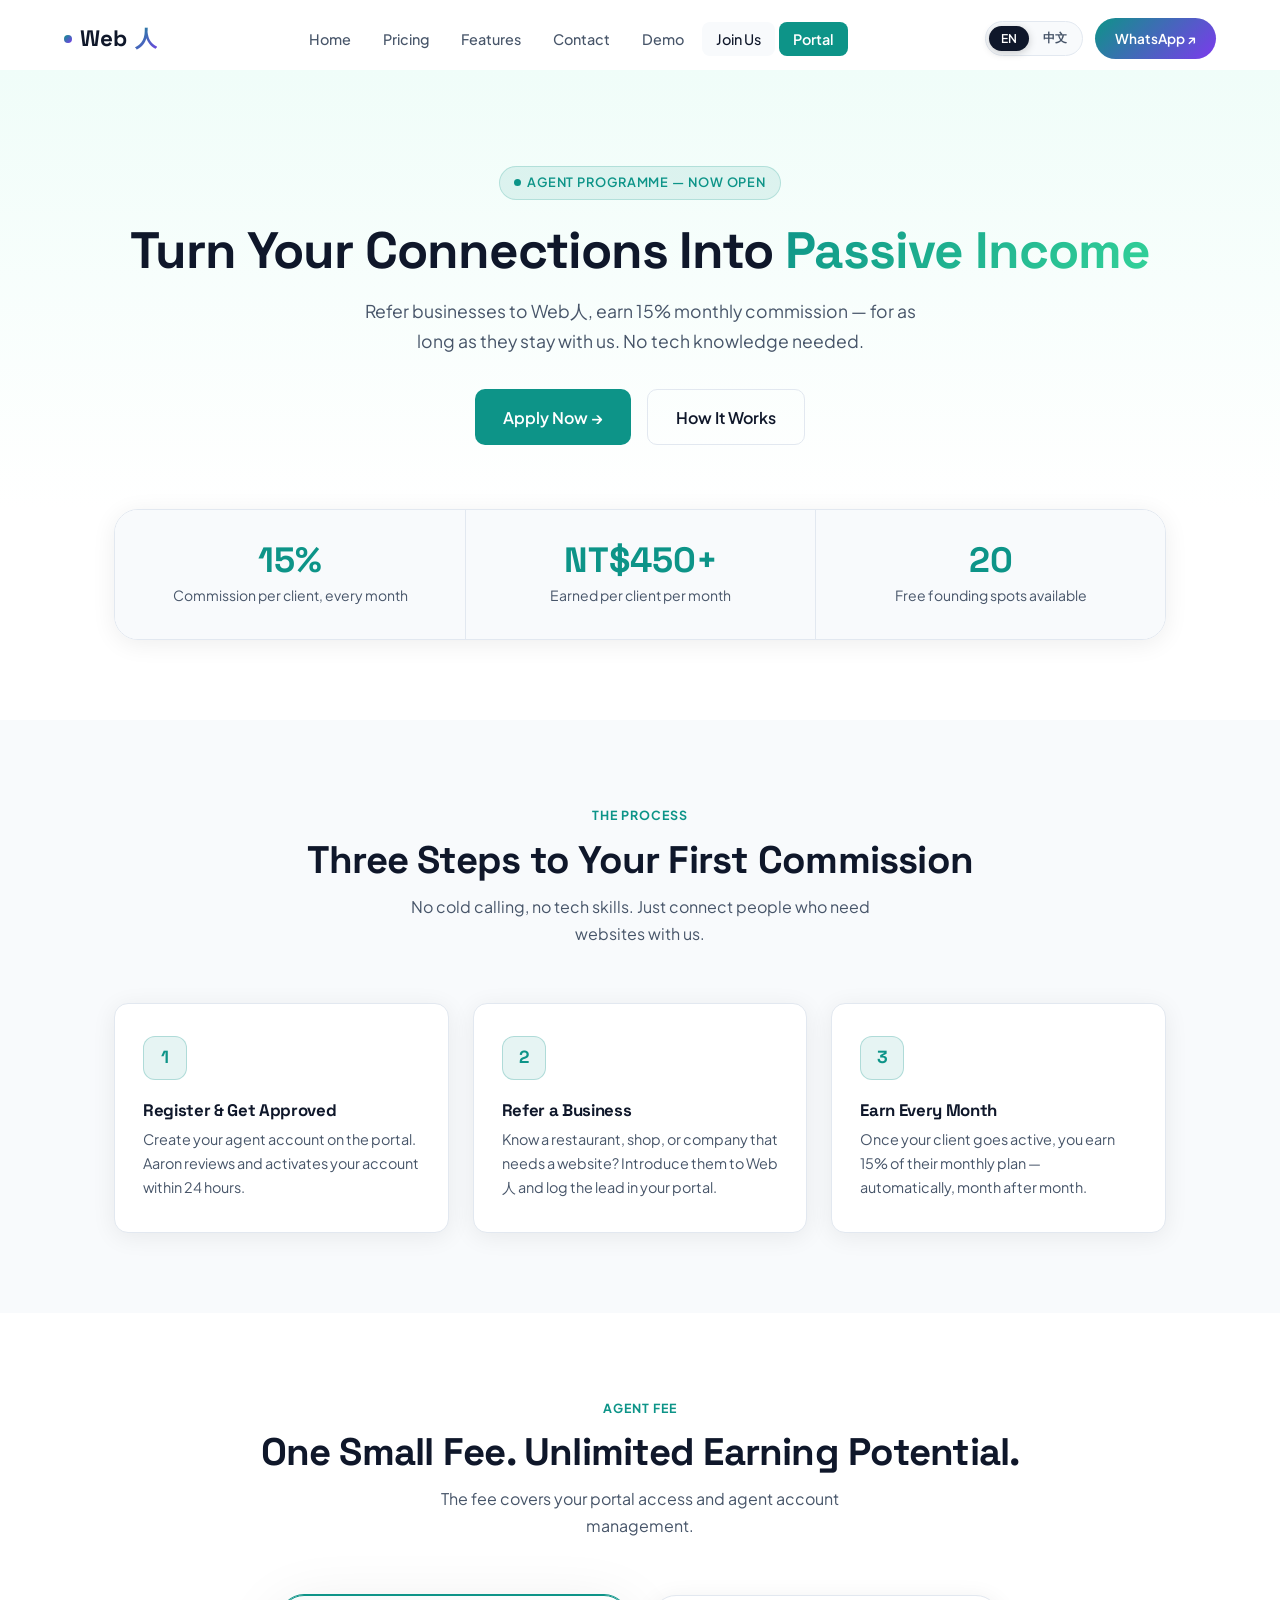
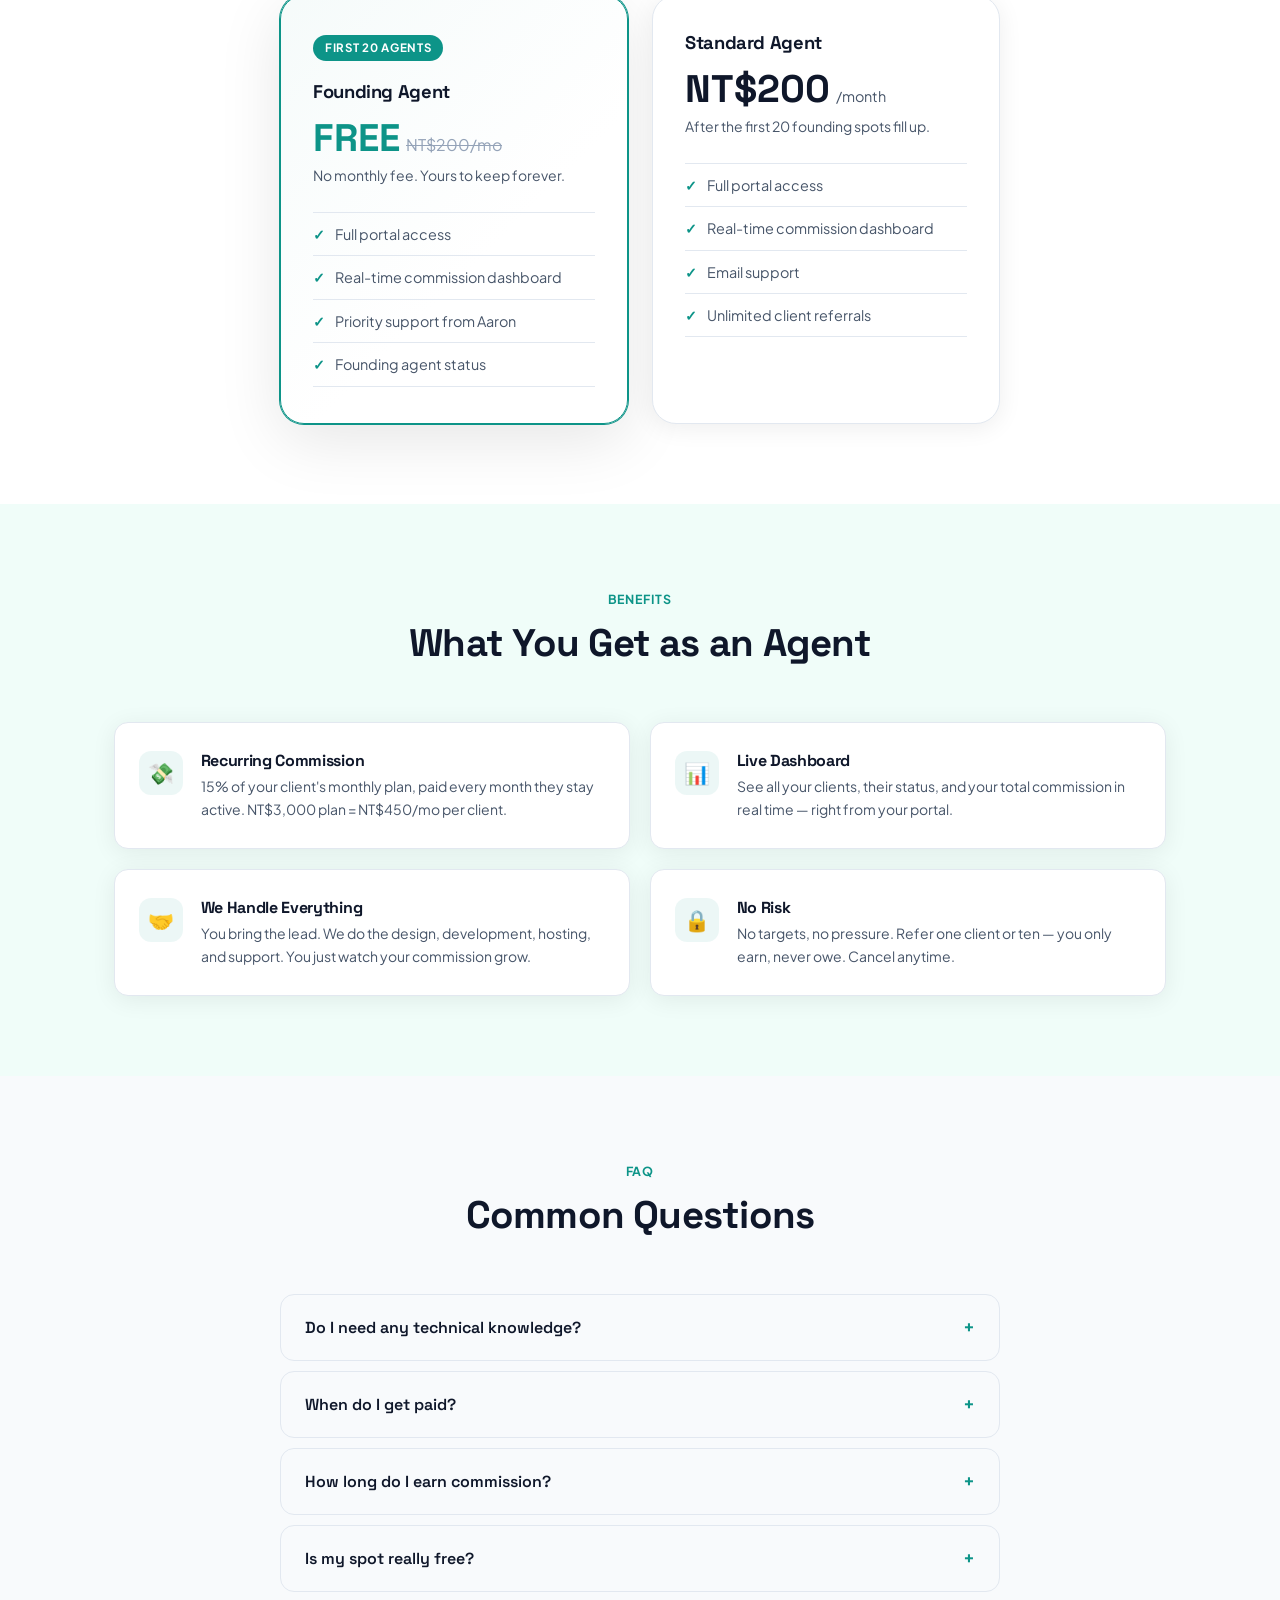
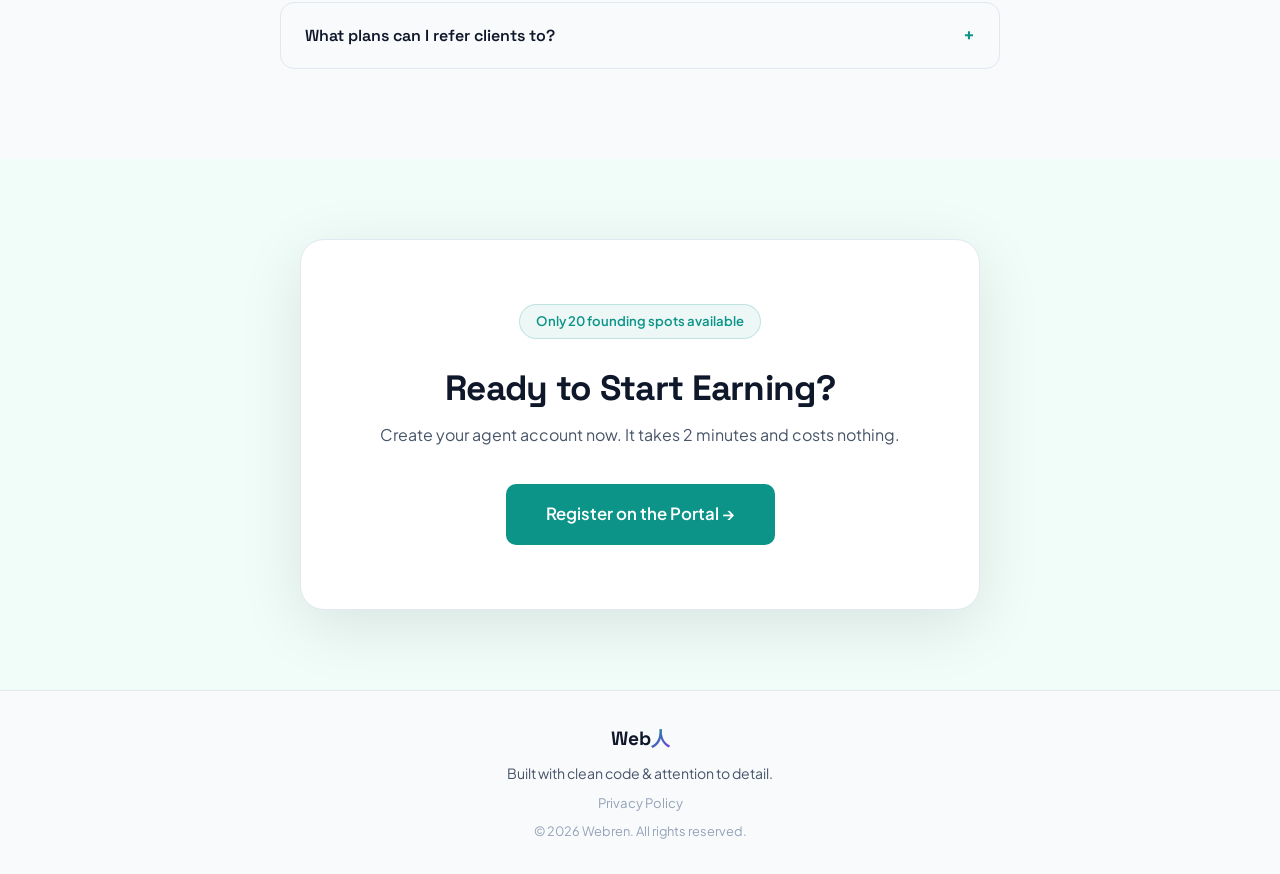
<file: join/index.html>
<!DOCTYPE html>
<html lang="en">
<head>
  <meta charset="UTF-8">
  <meta name="viewport" content="width=device-width, initial-scale=1.0">
  <title>Join Us — Web人 Agent Programme</title>
  <meta name="description" content="Earn passive income by referring clients to Web人. 15% monthly commission, no tech knowledge needed. Join our agent programme today.">
  <meta name="keywords" content="web agent programme, passive income taiwan, referral commission, webren agent, Web人 代理">
  <meta name="author" content="Web人">
  <meta name="robots" content="index, follow">
  <link rel="canonical" href="https://rayantion.me/webren/join/">
  <link rel="apple-touch-icon" href="/apple-touch-icon.png">
  <meta name="theme-color" content="#0d9488">

  <meta property="og:type" content="website">
  <meta property="og:url" content="https://rayantion.me/webren/join/">
  <meta property="og:title" content="Join Us — Web人 Agent Programme">
  <meta property="og:description" content="Refer businesses to Web人 and earn 15% monthly commission forever. Free for the first 20 agents.">
  <meta property="og:image" content="https://webren.dev/og-image.jpg">
  <meta property="og:site_name" content="Web人">

  <meta name="twitter:card" content="summary_large_image">
  <meta name="twitter:title" content="Join Us — Web人 Agent Programme">
  <meta name="twitter:description" content="Earn 15% monthly commission by referring clients to Web人. Free for the first 20 agents.">
  <meta name="twitter:image" content="https://webren.dev/og-image.jpg">

  <link rel="alternate" hreflang="en" href="https://rayantion.me/webren/join/">
  <link rel="alternate" hreflang="zh-TW" href="https://rayantion.me/webren/join/?lang=zh-TW">
  <link rel="alternate" hreflang="x-default" href="https://rayantion.me/webren/join/">

  <link rel="icon" type="image/svg+xml" href="../favicon.svg">
  <link rel="preconnect" href="https://fonts.googleapis.com">
  <link rel="preconnect" href="https://fonts.gstatic.com" crossorigin>
  <link href="https://fonts.googleapis.com/css2?family=Space+Grotesk:wght@400;500;600;700&family=Plus+Jakarta+Sans:wght@400;500;600;700&family=Noto+Sans+TC:wght@400;500;700&display=swap" rel="stylesheet">
  <link rel="stylesheet" href="../css/shared-nav.css?v=30">

  <style>
    *, *::before, *::after { box-sizing: border-box; margin: 0; padding: 0; }
    :root {
      --teal: #0D9488; --teal-dark: #0A7B72;
      --violet: #7C3AED;
      --bg: #FFFFFF; --bg-soft: #F8FAFC; --bg-card: #FFFFFF;
      --bg-teal: #F0FDF9;
      --border: #E2E8F0;
      --text: #0F172A; --text-2: #475569; --text-3: #94A3B8;
      --radius: 14px; --radius-lg: 24px;
      --shadow: 0 4px 24px rgba(0,0,0,0.07);
      --shadow-lg: 0 16px 64px rgba(0,0,0,0.10);
      --transition: 0.3s cubic-bezier(0.4,0,0.2,1);
    }
    html { scroll-behavior: smooth; }
    body {
      font-family: 'Plus Jakarta Sans', sans-serif;
      font-size: 16px; line-height: 1.7;
      color: var(--text); background: var(--bg);
      overflow-x: hidden;
    }
    body.lang-zh { font-family: 'Noto Sans TC', 'Plus Jakarta Sans', sans-serif; }
    h1,h2,h3,h4 { font-family: 'Space Grotesk', sans-serif; font-weight: 700; line-height: 1.2; letter-spacing: -0.02em; }
    a { color: var(--teal); text-decoration: none; }
    .container { max-width: 1100px; margin: 0 auto; padding: 0 24px; }

    /* Page transition + lang overlay defined in shared-nav.css */

    /* Hero */
    .join-hero {
      padding: 6rem 0 4rem; text-align: center;
      background: linear-gradient(180deg, var(--bg-teal) 0%, var(--bg) 100%);
    }
    .badge {
      display: inline-flex; align-items: center; gap: 6px;
      padding: 5px 14px; border-radius: 100px;
      font-size: 0.8rem; font-weight: 600; letter-spacing: 0.07em;
      text-transform: uppercase; margin-bottom: 1.25rem;
    }
    .badge-teal { background: rgba(13,148,136,0.1); color: var(--teal); border: 1px solid rgba(13,148,136,0.2); }
    .badge-dot { width: 7px; height: 7px; background: var(--teal); border-radius: 50%; animation: pulse 2s infinite; }
    @keyframes pulse { 0%,100%{opacity:1;transform:scale(1);} 50%{opacity:0.5;transform:scale(0.8);} }
    .join-hero h1 { font-size: clamp(2rem, 5vw, 3.2rem); margin-bottom: 1rem; }
    .join-hero h1 span {
      background: linear-gradient(135deg, var(--teal) 0%, #34D399 100%);
      -webkit-background-clip: text; -webkit-text-fill-color: transparent;
      background-clip: text;
    }
    .join-hero p { color: var(--text-2); font-size: 1.1rem; max-width: 560px; margin: 0 auto 2rem; }
    .hero-actions { display: flex; gap: 1rem; justify-content: center; flex-wrap: wrap; }

    /* Buttons */
    .btn-primary {
      background: var(--teal); color: #fff; border: none;
      padding: 0.85rem 1.75rem; border-radius: 10px; cursor: pointer;
      font-size: 1rem; font-weight: 600; font-family: inherit;
      transition: all var(--transition); display: inline-flex; align-items: center; gap: 8px;
      min-height: 50px; text-decoration: none;
      -webkit-tap-highlight-color: transparent;
    }
    .btn-primary:hover { background: var(--teal-dark); transform: translateY(-2px); box-shadow: 0 8px 24px rgba(13,148,136,0.3); }
    .btn-outline {
      background: transparent; color: var(--text); border: 1.5px solid var(--border);
      padding: 0.85rem 1.75rem; border-radius: 10px; cursor: pointer;
      font-size: 1rem; font-weight: 600; font-family: inherit;
      transition: all var(--transition); display: inline-flex; align-items: center; gap: 8px;
      min-height: 50px; text-decoration: none;
      -webkit-tap-highlight-color: transparent;
    }
    .btn-outline:hover { border-color: var(--teal); color: var(--teal); }

    /* Stats bar */
    .stats-bar {
      display: grid; grid-template-columns: repeat(3, 1fr);
      border: 1.5px solid var(--border); border-radius: var(--radius-lg);
      overflow: hidden; margin: 0 0 5rem;
      box-shadow: var(--shadow);
    }
    .stat-item { background: var(--bg-soft); padding: 2rem 1.5rem; text-align: center; }
    .stat-item + .stat-item { border-left: 1.5px solid var(--border); }
    .stat-num { font-family: 'Space Grotesk', sans-serif; font-size: 2.2rem; font-weight: 700; color: var(--teal); line-height: 1; margin-bottom: 6px; }
    .stat-label { font-size: 0.875rem; color: var(--text-2); }

    /* Sections */
    .section { padding: 5rem 0; }
    .section-soft { background: var(--bg-soft); }
    .section-teal { background: var(--bg-teal); }
    .section-header { text-align: center; margin-bottom: 3.5rem; }
    .section-tag { display: inline-block; font-size: 0.78rem; font-weight: 700; letter-spacing: 0.08em; text-transform: uppercase; color: var(--teal); margin-bottom: 10px; }
    .section-header h2 { font-size: clamp(1.7rem, 3.5vw, 2.4rem); margin-bottom: 10px; }
    .section-header p { color: var(--text-2); max-width: 500px; margin: 0 auto; }

    /* Steps */
    .steps-grid { display: grid; grid-template-columns: repeat(3, 1fr); gap: 1.5rem; }
    .step-card {
      background: var(--bg-card); border: 1.5px solid var(--border);
      border-radius: var(--radius); padding: 2rem 1.75rem;
      box-shadow: var(--shadow); transition: border-color var(--transition), transform var(--transition);
    }
    .step-card:hover { border-color: var(--teal); transform: translateY(-3px); }
    .step-num {
      width: 44px; height: 44px; border-radius: 12px;
      background: rgba(13,148,136,0.1); border: 1.5px solid rgba(13,148,136,0.25);
      display: flex; align-items: center; justify-content: center;
      font-family: 'Space Grotesk', sans-serif; font-size: 1.1rem; font-weight: 700; color: var(--teal);
      margin-bottom: 1.25rem;
    }
    .step-card h3 { font-size: 1.05rem; font-weight: 700; margin-bottom: 8px; }
    .step-card p { color: var(--text-2); font-size: 0.9rem; line-height: 1.65; }

    /* Pricing */
    .pricing-grid { display: grid; grid-template-columns: repeat(2, 1fr); gap: 1.5rem; max-width: 720px; margin: 0 auto; }
    .pricing-card {
      background: var(--bg-card); border: 1.5px solid var(--border);
      border-radius: var(--radius-lg); padding: 2.25rem 2rem;
      box-shadow: var(--shadow);
    }
    .pricing-card.featured {
      border-color: var(--teal);
      background: linear-gradient(135deg, rgba(13,148,136,0.04) 0%, var(--bg-card) 60%);
      box-shadow: 0 0 0 1px var(--teal), var(--shadow-lg);
    }
    .pricing-badge { display: inline-block; background: var(--teal); color: #fff; font-size: 0.72rem; font-weight: 700; letter-spacing: 0.06em; text-transform: uppercase; border-radius: 100px; padding: 3px 12px; margin-bottom: 1.25rem; }
    .pricing-card h3 { font-size: 1.15rem; font-weight: 700; margin-bottom: 6px; }
    .pricing-price { margin: 1rem 0 6px; display: flex; align-items: baseline; gap: 6px; }
    .pricing-price .amount { font-family: 'Space Grotesk', sans-serif; font-size: 2.4rem; font-weight: 700; line-height: 1; }
    .pricing-price .period { color: var(--text-2); font-size: 0.9rem; }
    .pricing-price .original { text-decoration: line-through; color: var(--text-3); font-size: 1rem; }
    .pricing-note { color: var(--text-2); font-size: 0.875rem; margin-bottom: 1.5rem; }
    .pricing-card ul { list-style: none; padding: 0; border-top: 1.5px solid var(--border); }
    .pricing-card ul li { padding: 9px 0; border-bottom: 1px solid var(--border); font-size: 0.9rem; color: var(--text-2); display: flex; align-items: center; gap: 10px; }
    .pricing-card ul li::before { content: "✓"; color: var(--teal); font-weight: 700; flex-shrink: 0; }

    /* Perks */
    .perks-grid { display: grid; grid-template-columns: repeat(2, 1fr); gap: 1.25rem; }
    .perk-card {
      background: var(--bg-card); border: 1.5px solid var(--border);
      border-radius: var(--radius); padding: 1.75rem 1.5rem;
      display: flex; gap: 1.1rem; align-items: flex-start;
      box-shadow: var(--shadow); transition: border-color var(--transition);
    }
    .perk-card:hover { border-color: var(--teal); }
    .perk-icon { width: 44px; height: 44px; flex-shrink: 0; background: rgba(13,148,136,0.08); border-radius: 12px; display: flex; align-items: center; justify-content: center; font-size: 1.3rem; }
    .perk-card h3 { font-size: 1rem; font-weight: 700; margin-bottom: 5px; }
    .perk-card p { color: var(--text-2); font-size: 0.875rem; line-height: 1.6; }

    /* FAQ */
    .faq-list { max-width: 720px; margin: 0 auto; }
    .faq-item { border: 1.5px solid var(--border); border-radius: var(--radius); margin-bottom: 10px; overflow: hidden; }
    .faq-q {
      width: 100%; background: none; border: none; cursor: pointer;
      padding: 1.25rem 1.5rem; display: flex; align-items: center; justify-content: space-between;
      font-family: 'Space Grotesk', sans-serif; font-size: 1rem; font-weight: 600;
      color: var(--text); text-align: left; transition: background var(--transition);
      -webkit-tap-highlight-color: transparent;
    }
    .faq-q:hover { background: var(--bg-soft); }
    .faq-icon { font-size: 1.2rem; color: var(--teal); transition: transform 0.3s ease; flex-shrink: 0; }
    .faq-item.open .faq-icon { transform: rotate(45deg); }
    .faq-a { max-height: 0; overflow: hidden; transition: max-height 0.35s ease; padding: 0 1.5rem; }
    .faq-a p { color: var(--text-2); font-size: 0.92rem; line-height: 1.7; padding-bottom: 1.25rem; }
    .faq-item.open .faq-a { max-height: 300px; }

    /* CTA */
    .cta-section { padding: 5rem 0; background: var(--bg-teal); }
    .cta-box { background: var(--bg); border: 1.5px solid var(--border); border-radius: var(--radius-lg); padding: 4rem 3rem; max-width: 680px; margin: 0 auto; box-shadow: var(--shadow-lg); text-align: center; }
    .cta-box h2 { font-size: clamp(1.6rem, 3vw, 2.2rem); margin-bottom: 12px; }
    .cta-box p { color: var(--text-2); margin-bottom: 2.25rem; font-size: 1rem; }
    .spots-badge { display: inline-block; background: rgba(13,148,136,0.08); border: 1px solid rgba(13,148,136,0.2); color: var(--teal); border-radius: 100px; padding: 5px 16px; font-size: 0.82rem; font-weight: 600; margin-bottom: 1.75rem; }

    /* Scroll reveal */
    .reveal { opacity: 0; transform: translateY(28px); transition: opacity 0.6s ease, transform 0.6s ease; }
    .reveal.visible { opacity: 1; transform: none; }

    @media (max-width: 768px) {
      .steps-grid, .pricing-grid, .perks-grid { grid-template-columns: 1fr; }
      .stats-bar { grid-template-columns: 1fr; }
      .stat-item + .stat-item { border-left: none; border-top: 1.5px solid var(--border); }
      .join-hero { padding: 5rem 0 3rem; }
      .cta-box { padding: 2.5rem 1.5rem; }
    }
    @media (max-width: 480px) {
      .join-hero { padding: 4rem 0 2rem; }
      .hero-actions { flex-direction: column; align-items: stretch; }
      .btn-primary, .btn-outline { width: 100%; justify-content: center; }
      .section { padding: 3rem 0; }
      .step-card { padding: 1.5rem; }
      .cta-box { padding: 2rem 1.25rem; }
    }
  </style>
</head>
<body>

  <a href="#main-content" class="skip-link">Skip to content</a>
  <div id="page-transition"></div>
  <div id="lang-overlay" aria-hidden="true"></div>
  <script src="../js/shared-nav.js?v=30" defer></script>

  <!-- Hero -->
  <section id="main-content" class="join-hero" tabindex="-1">
    <div class="container">
      <div class="badge badge-teal">
        <span class="badge-dot"></span>
        <span data-i18n="badge"></span>
      </div>
      <h1 data-i18n="hero_h1"></h1>
      <p data-i18n="hero_p"></p>
      <div class="hero-actions">
        <a href="../portal/" class="btn-primary" data-i18n="hero_cta1"></a>
        <a href="#how-it-works" class="btn-outline" data-i18n="hero_cta2"></a>
      </div>
    </div>
  </section>

  <!-- Stats -->
  <div class="container">
    <div class="stats-bar reveal">
      <div class="stat-item">
        <div class="stat-num">15%</div>
        <div class="stat-label" data-i18n="stat1"></div>
      </div>
      <div class="stat-item">
        <div class="stat-num">NT$450+</div>
        <div class="stat-label" data-i18n="stat2"></div>
      </div>
      <div class="stat-item">
        <div class="stat-num">20</div>
        <div class="stat-label" data-i18n="stat3"></div>
      </div>
    </div>
  </div>

  <!-- How It Works -->
  <section id="how-it-works" class="section section-soft">
    <div class="container">
      <div class="section-header reveal">
        <div class="section-tag" data-i18n="hiw_tag"></div>
        <h2 data-i18n="hiw_h2"></h2>
        <p data-i18n="hiw_p"></p>
      </div>
      <div class="steps-grid">
        <div class="step-card reveal">
          <div class="step-num">1</div>
          <h3 data-i18n="step1_h"></h3>
          <p data-i18n="step1_p"></p>
        </div>
        <div class="step-card reveal">
          <div class="step-num">2</div>
          <h3 data-i18n="step2_h"></h3>
          <p data-i18n="step2_p"></p>
        </div>
        <div class="step-card reveal">
          <div class="step-num">3</div>
          <h3 data-i18n="step3_h"></h3>
          <p data-i18n="step3_p"></p>
        </div>
      </div>
    </div>
  </section>

  <!-- Pricing -->
  <section class="section">
    <div class="container">
      <div class="section-header reveal">
        <div class="section-tag" data-i18n="price_tag"></div>
        <h2 data-i18n="price_h2"></h2>
        <p data-i18n="price_p"></p>
      </div>
      <div class="pricing-grid">
        <div class="pricing-card featured reveal">
          <div class="pricing-badge" data-i18n="free_badge"></div>
          <h3 data-i18n="free_h"></h3>
          <div class="pricing-price">
            <span class="amount" style="color:var(--teal);" data-i18n="free_amount"></span>
            <span class="original">NT$200/mo</span>
          </div>
          <p class="pricing-note" data-i18n="free_note"></p>
          <ul>
            <li data-i18n="free_f1"></li>
            <li data-i18n="free_f2"></li>
            <li data-i18n="free_f3"></li>
            <li data-i18n="free_f4"></li>
          </ul>
        </div>
        <div class="pricing-card reveal">
          <h3 data-i18n="std_h"></h3>
          <div class="pricing-price">
            <span class="amount">NT$200</span>
            <span class="period" data-i18n="std_period"></span>
          </div>
          <p class="pricing-note" data-i18n="std_note"></p>
          <ul>
            <li data-i18n="std_f1"></li>
            <li data-i18n="std_f2"></li>
            <li data-i18n="std_f3"></li>
            <li data-i18n="std_f4"></li>
          </ul>
        </div>
      </div>
    </div>
  </section>

  <!-- Perks -->
  <section class="section section-teal">
    <div class="container">
      <div class="section-header reveal">
        <div class="section-tag" data-i18n="perks_tag"></div>
        <h2 data-i18n="perks_h2"></h2>
      </div>
      <div class="perks-grid">
        <div class="perk-card reveal">
          <div class="perk-icon">💸</div>
          <div>
            <h3 data-i18n="perk1_h"></h3>
            <p data-i18n="perk1_p"></p>
          </div>
        </div>
        <div class="perk-card reveal">
          <div class="perk-icon">📊</div>
          <div>
            <h3 data-i18n="perk2_h"></h3>
            <p data-i18n="perk2_p"></p>
          </div>
        </div>
        <div class="perk-card reveal">
          <div class="perk-icon">🤝</div>
          <div>
            <h3 data-i18n="perk3_h"></h3>
            <p data-i18n="perk3_p"></p>
          </div>
        </div>
        <div class="perk-card reveal">
          <div class="perk-icon">🔒</div>
          <div>
            <h3 data-i18n="perk4_h"></h3>
            <p data-i18n="perk4_p"></p>
          </div>
        </div>
      </div>
    </div>
  </section>

  <!-- FAQ -->
  <section class="section section-soft">
    <div class="container">
      <div class="section-header reveal">
        <div class="section-tag">FAQ</div>
        <h2 data-i18n="faq_h2"></h2>
      </div>
      <div class="faq-list">
        <div class="faq-item reveal">
          <button class="faq-q"><span data-i18n="faq1_q"></span><span class="faq-icon">+</span></button>
          <div class="faq-a"><p data-i18n="faq1_a"></p></div>
        </div>
        <div class="faq-item reveal">
          <button class="faq-q"><span data-i18n="faq2_q"></span><span class="faq-icon">+</span></button>
          <div class="faq-a"><p data-i18n="faq2_a"></p></div>
        </div>
        <div class="faq-item reveal">
          <button class="faq-q"><span data-i18n="faq3_q"></span><span class="faq-icon">+</span></button>
          <div class="faq-a"><p data-i18n="faq3_a"></p></div>
        </div>
        <div class="faq-item reveal">
          <button class="faq-q"><span data-i18n="faq4_q"></span><span class="faq-icon">+</span></button>
          <div class="faq-a"><p data-i18n="faq4_a"></p></div>
        </div>
        <div class="faq-item reveal">
          <button class="faq-q"><span data-i18n="faq5_q"></span><span class="faq-icon">+</span></button>
          <div class="faq-a"><p data-i18n="faq5_a"></p></div>
        </div>
      </div>
    </div>
  </section>

  <!-- CTA -->
  <section class="cta-section">
    <div class="container">
      <div class="cta-box reveal">
        <div class="spots-badge" data-i18n="cta_spots"></div>
        <h2 data-i18n="cta_h2"></h2>
        <p data-i18n="cta_p"></p>
        <a href="../portal/" class="btn-primary" style="font-size:1.05rem;padding:1rem 2.5rem;display:inline-flex;" data-i18n="cta_btn"></a>
      </div>
    </div>
  </section>

  <script>
  (function () {
    var iH = 'inner' + 'HTML';

    var STRINGS = {
      en: {
        badge: 'Agent Programme \u2014 Now Open',
        hero_h1: 'Turn Your Connections Into <span style="background:linear-gradient(135deg,#0D9488 0%,#34D399 100%);-webkit-background-clip:text;-webkit-text-fill-color:transparent;background-clip:text;">Passive Income</span>',
        hero_p: 'Refer businesses to Web\u4eba, earn 15% monthly commission \u2014 for as long as they stay with us. No tech knowledge needed.',
        hero_cta1: 'Apply Now \u2192',
        hero_cta2: 'How It Works',
        stat1: 'Commission per client, every month',
        stat2: 'Earned per client per month',
        stat3: 'Free founding spots available',
        hiw_tag: 'The Process',
        hiw_h2: 'Three Steps to Your First Commission',
        hiw_p: 'No cold calling, no tech skills. Just connect people who need websites with us.',
        step1_h: 'Register &amp; Get Approved',
        step1_p: 'Create your agent account on the portal. Aaron reviews and activates your account within 24 hours.',
        step2_h: 'Refer a Business',
        step2_p: 'Know a restaurant, shop, or company that needs a website? Introduce them to Web\u4eba and log the lead in your portal.',
        step3_h: 'Earn Every Month',
        step3_p: 'Once your client goes active, you earn 15% of their monthly plan \u2014 automatically, month after month.',
        price_tag: 'Agent Fee',
        price_h2: 'One Small Fee. Unlimited Earning Potential.',
        price_p: 'The fee covers your portal access and agent account management.',
        free_badge: 'First 20 Agents',
        free_h: 'Founding Agent',
        free_amount: 'FREE',
        free_note: 'No monthly fee. Yours to keep forever.',
        free_f1: 'Full portal access',
        free_f2: 'Real-time commission dashboard',
        free_f3: 'Priority support from Aaron',
        free_f4: 'Founding agent status',
        std_h: 'Standard Agent',
        std_period: '/month',
        std_note: 'After the first 20 founding spots fill up.',
        std_f1: 'Full portal access',
        std_f2: 'Real-time commission dashboard',
        std_f3: 'Email support',
        std_f4: 'Unlimited client referrals',
        perks_tag: 'Benefits',
        perks_h2: 'What You Get as an Agent',
        perk1_h: 'Recurring Commission',
        perk1_p: "15% of your client's monthly plan, paid every month they stay active. NT$3,000 plan = NT$450/mo per client.",
        perk2_h: 'Live Dashboard',
        perk2_p: 'See all your clients, their status, and your total commission in real time \u2014 right from your portal.',
        perk3_h: 'We Handle Everything',
        perk3_p: 'You bring the lead. We do the design, development, hosting, and support. You just watch your commission grow.',
        perk4_h: 'No Risk',
        perk4_p: 'No targets, no pressure. Refer one client or ten \u2014 you only earn, never owe. Cancel anytime.',
        faq_h2: 'Common Questions',
        faq1_q: 'Do I need any technical knowledge?',
        faq1_a: 'Not at all. Your job is to refer people \u2014 we handle all the technical work. If your contact needs a website, just introduce them to us and log the lead in your portal.',
        faq2_q: 'When do I get paid?',
        faq2_a: "Commission is tracked monthly through the portal. Once a client's payment is confirmed, your commission is marked and paid out to you. Aaron handles approvals directly.",
        faq3_q: 'How long do I earn commission?',
        faq3_a: 'For as long as your client is on an active plan with Web\u4eba. There is no cap \u2014 a client who stays for 3 years means 3 years of commission for you.',
        faq4_q: 'Is my spot really free?',
        faq4_a: "Yes \u2014 the first 20 agents to register and get approved pay NT$0/month, permanently. After that, new agents pay NT$200/month. Once you're in, you're in for free.",
        faq5_q: 'What plans can I refer clients to?',
        faq5_a: 'Option A Basic (NT$3,000/mo), Option A Professional (NT$4,500/mo), Option A Premium (NT$5,000/mo), and custom Option B projects. Full pricing on our <a href="../pricing/" style="color:var(--teal)">Pricing page</a>.',
        cta_spots: 'Only 20 founding spots available',
        cta_h2: 'Ready to Start Earning?',
        cta_p: 'Create your agent account now. It takes 2 minutes and costs nothing.',
        cta_btn: 'Register on the Portal \u2192'
      },
      'zh-TW': {
        badge: '\u4ee3\u7406\u8a08\u756b \u2014 \u73fe\u5728\u958b\u653e',
        hero_h1: '\u5c07\u4eba\u8108\u8f49\u5316\u70ba <span style="background:linear-gradient(135deg,#0D9488 0%,#34D399 100%);-webkit-background-clip:text;-webkit-text-fill-color:transparent;background-clip:text;">\u88ab\u52d5\u6536\u5165</span>',
        hero_p: '\u5c07\u4f01\u696d\u4ecb\u7d39\u7d66 Web\u4eba\uff0c\u6bcf\u6708\u7372\u5f9715%\u4f63\u91d1\u2014\u53ea\u8981\u4ed6\u5011\u7e7c\u7e8c\u5c31\u4e0d\u6703\u505c\u3002\u4e0d\u9700\u4efb\u4f55\u6280\u8853\u80cc\u666f\u3002',
        hero_cta1: '\u7acb\u5373\u7533\u8acb \u2192',
        hero_cta2: '\u4e86\u89e3\u6d41\u7a0b',
        stat1: '\u6bcf\u500b\u5ba2\u6236\u6bcf\u6708\u4f63\u91d1\u6bd4\u4f8b',
        stat2: '\u6bcf\u500b\u5ba2\u6236\u6bcf\u6708\u6536\u5165',
        stat3: '\u514d\u8cbb\u521d\u5275\u540d\u984d\u53ef\u7528',
        hiw_tag: '\u6d41\u7a0b',
        hiw_h2: '\u4e09\u6b65\u9a5f\u5f97\u9996\u7b46\u4f63\u91d1',
        hiw_p: '\u4e0d\u9700\u96fb\u8a71\u62dd\u8a2a\uff0c\u4e0d\u9700\u6280\u8853\u3002\u53ea\u9700\u628a\u9700\u8981\u7db2\u7ad9\u7684\u4eba\u4ecb\u7d39\u7d66\u6211\u5011\u3002',
        step1_h: '\u8a3b\u518a\u4e26\u7372\u5f97\u6279\u51c6',
        step1_p: '\u5728\u9580\u6236\u5efa\u7acb\u4ee3\u7406\u5e33\u865f\u3002Aaron \u5c07\u5728 24 \u5c0f\u6642\u5167\u5be9\u67e5\u4e26\u6fc0\u6d3b\u60a8\u7684\u5e33\u865f\u3002',
        step2_h: '\u4ecb\u7d39\u4f01\u696d',
        step2_p: '\u8a8d\u8b58\u9700\u8981\u7db2\u7ad9\u7684\u9910\u5ef3\u3001\u5e97\u9bde\u6216\u516c\u53f8\uff1f\u628a\u4ed6\u5011\u4ecb\u7d39\u7d66 Web\u4eba\uff0c\u4e26\u5728\u9580\u6236\u767b\u9304\u8a72\u5c0d\u8c61\u3002',
        step3_h: '\u6bcf\u6708\u7a69\u5b9a\u6536\u5165',
        step3_p: '\u5ba2\u6236\u4e00\u65e6\u6210\u70ba\u6d3b\u8e8d\u8a02\u6236\uff0c\u60a8\u5c31\u81ea\u52d5\u7372\u5f97\u5176\u6bcf\u6708\u65b9\u6848\u8cbb\u7528\u768415%\u2014\u9010\u6708\u9001\u9054\u3002',
        price_tag: '\u4ee3\u7406\u8cbb\u7528',
        price_h2: '\u5c11\u91cf\u8cbb\u7528\uff0c\u7121\u9650\u6f5b\u529b\u3002',
        price_p: '\u8cbb\u7528\u6db5\u84cb\u9580\u6236\u4f7f\u7528\u6b0a\u8207\u5e33\u865f\u7ba1\u7406\u3002',
        free_badge: '\u524d 20 \u4f4d\u4ee3\u7406',
        free_h: '\u521d\u5275\u4ee3\u7406',
        free_amount: '\u514d\u8cbb',
        free_note: '\u7121\u6708\u8cbb\uff0c\u6c38\u4e45\u6709\u6548\u3002',
        free_f1: '\u5b8c\u6574\u9580\u6236\u4f7f\u7528\u6b0a',
        free_f2: '\u5373\u6642\u4f63\u91d1\u5100\u8868\u677f',
        free_f3: 'Aaron \u512a\u5148\u652f\u63f4',
        free_f4: '\u521d\u5275\u4ee3\u7406\u8eab\u5206',
        std_h: '\u6a19\u6e96\u4ee3\u7406',
        std_period: '/\u6708',
        std_note: '\u524d 20 \u500b\u521d\u5275\u540d\u984d\u984d\u6eff\u5f8c\u9069\u7528\u3002',
        std_f1: '\u5b8c\u6574\u9580\u6236\u4f7f\u7528\u6b0a',
        std_f2: '\u5373\u6642\u4f63\u91d1\u5100\u8868\u677f',
        std_f3: '\u96fb\u5b50\u90f5\u4ef6\u652f\u63f4',
        std_f4: '\u4ecb\u7d39\u5ba2\u6236\u4e0d\u9650\u984d',
        perks_tag: '\u798f\u5229',
        perks_h2: '\u4ee3\u7406\u7684\u6b0a\u76ca',
        perk1_h: '\u6301\u7e8c\u6027\u4f63\u91d1',
        perk1_p: '\u6bcf\u6708\u7372\u5f97\u5ba2\u6236\u65b9\u6848\u8cbb\u7528\u768415%\uff0c\u53ea\u8981\u4ed6\u5011\u4e0d\u96e2\u958b\u3002NT$3,000\u65b9\u6848 = \u6bcf\u5ba2\u6236\u6bcf\u6708NT$450\u3002',
        perk2_h: '\u5373\u6642\u5100\u8868\u677f',
        perk2_p: '\u5373\u6642\u67e5\u770b\u6240\u6709\u5ba2\u6236\u3001\u72c0\u614b\u53ca\u7e3d\u4f63\u91d1\u2014\u76f4\u63a5\u5728\u60a8\u7684\u9580\u6236\u4e2d\u67e5\u770b\u3002',
        perk3_h: '\u6211\u5011\u8655\u7406\u4e00\u5207',
        perk3_p: '\u60a8\u53ea\u9700\u5f15\u5c0e\u5ba2\u6236\u3002\u8a2d\u8a08\u3001\u958b\u767c\u3001\u4e3b\u6a5f\u548c\u652f\u63f4\u7531\u6211\u5011\u8ca0\u8cac\u3002\u60a8\u53ea\u9700\u770b\u8457\u4f63\u91d1\u589e\u9577\u3002',
        perk4_h: '\u96f6\u98a8\u96aa',
        perk4_p: '\u6c92\u6709\u76ee\u6a19\uff0c\u6c92\u6709\u58d3\u529b\u3002\u4ecb\u7d39\u4e00\u500b\u6216\u5341\u500b\u5ba2\u6236\u90fd\u884c\u2014\u53ea\u6709\u6536\u5165\uff0c\u7d55\u4e0d\u6703\u503a\u50b5\u3002\u96a8\u6642\u53ef\u53d6\u6d88\u3002',
        faq_h2: '\u5e38\u898b\u554f\u984c',
        faq1_q: '\u6211\u9700\u8981\u6280\u8853\u80cc\u666f\u55ce\uff1f',
        faq1_a: '\u4e0d\u9700\u8981\u3002\u60a8\u7684\u5de5\u4f5c\u662f\u4ecb\u7d39\u5ba2\u6236\u2014\u6280\u8853\u5de5\u4f5c\u7531\u6211\u5011\u8655\u7406\u3002\u53ea\u9700\u628a\u9700\u8981\u7db2\u7ad9\u7684\u8a8d\u8b58\u4ecb\u7d39\u7d66\u6211\u5011\uff0c\u4e26\u5728\u9580\u6236\u767b\u9304\u5c0d\u8c61\u3002',
        faq2_q: '\u6211\u4ec0\u9ebc\u6642\u5019\u6536\u5230\u4ed8\u6b3e\uff1f',
        faq2_a: '\u9580\u6236\u6bcf\u6708\u8ffd\u8e64\u4f63\u91d1\u3002\u5ba2\u6236\u4ed8\u6b3e\u78ba\u8a8d\u5f8c\uff0c\u60a8\u7684\u4f63\u91d1\u5373\u6703\u8a18\u9304\u4e26\u652f\u4ed8\u7d66\u60a8\u3002Aaron \u76f4\u63a5\u8655\u7406\u5be9\u6279\u3002',
        faq3_q: '\u4f63\u91d1\u53ef\u4ee5\u6536\u5230\u4ec0\u9ebc\u6642\u5019\uff1f',
        faq3_a: '\u53ea\u8981\u60a8\u7684\u5ba2\u6236\u6301\u7e8c\u8a02\u95b1 Web\u4eba \u7684\u65b9\u6848\uff0c\u4f63\u91d1\u5373\u4e0d\u4e2d\u65b7\u3002\u6c92\u6709\u4e0a\u9650\u2014\u5ba2\u6236\u7559\u4e0b 3 \u5e74\u5c31\u4ee3\u8868 3 \u5e74\u7684\u4f63\u91d1\u3002',
        faq4_q: '\u6211\u7684\u540d\u984d\u771f\u7684\u514d\u8cbb\u55ce\uff1f',
        faq4_a: '\u662f\u7684\u2014\u524d 20 \u4f4d\u6ce8\u518a\u4e26\u7372\u5f97\u6279\u51c6\u7684\u4ee3\u7406\u6bcf\u6708\u652f\u4ed8NT$0\uff0c\u6c38\u4e45\u6709\u6548\u3002\u6b64\u5f8c\u7684\u65b0\u4ee3\u7406\u6bcf\u6708\u652f\u4ed8NT$200\u3002\u4e00\u65e6\u52a0\u5165\uff0c\u7d42\u8eab\u514d\u8cbb\u3002',
        faq5_q: '\u6211\u53ef\u4ee5\u4ecb\u7d39\u54ea\u4e9b\u65b9\u6848\uff1f',
        faq5_a: 'Option A Basic (NT$3,000/\u6708)\u3001Option A Professional (NT$4,500/\u6708)\u3001Option A Premium (NT$5,000/\u6708)\uff0c\u4ee5\u53ca\u5ba2\u88fd Option B \u5c08\u6848\u3002\u8a73\u60c5\u8acb\u67e5\u770b\u6211\u5011\u7684 <a href="../pricing/" style="color:var(--teal)">\u50f9\u683c\u9801\u9762</a>\u3002',
        cta_spots: '\u50c5\u5269 20 \u500b\u521d\u5275\u540d\u984d',
        cta_h2: '\u6e96\u5099\u958b\u59cb\u7372\u5229\uff1f',
        cta_p: '\u73fe\u5728\u5c31\u5efa\u7acb\u4ee3\u7406\u5e33\u865f\u30022 \u5206\u9418\u5373\u53ef\u5b8c\u6210\uff0c\u5b8c\u5168\u514d\u8cbb\u3002',
        cta_btn: '\u5728\u9580\u6236\u8a3b\u518a \u2192'
      }
    };

    var savedLang = localStorage.getItem('webren_lang') ||
      (new URLSearchParams(location.search).get('lang')) || 'en';

    function applyStrings(lang) {
      var s = STRINGS[lang] || STRINGS['en'];
      document.documentElement.lang = lang === 'zh-TW' ? 'zh-TW' : 'en';
      document.body.classList.toggle('lang-zh', lang === 'zh-TW');
      document.querySelectorAll('[data-i18n]').forEach(function (el) {
        var key = el.getAttribute('data-i18n');
        if (s[key] !== undefined) el[iH] = s[key];
      });
    }

    applyStrings(savedLang);

    document.addEventListener('nav:lang', function (e) {
      var lang = e.detail;
      var overlay = document.getElementById('lang-overlay');
      overlay.classList.add('active');
      setTimeout(function () {
        applyStrings(lang);
        overlay.classList.remove('active');
      }, 420);
    });

    // FAQ accordion
    document.querySelectorAll('.faq-item').forEach(function (item) {
      item.querySelector('.faq-q').addEventListener('click', function () {
        item.classList.toggle('open');
      });
    });

    // Scroll reveal
    var obs = new IntersectionObserver(function (entries) {
      entries.forEach(function (e) {
        if (e.isIntersecting) { e.target.classList.add('visible'); obs.unobserve(e.target); }
      });
    }, { threshold: 0.12 });
    document.querySelectorAll('.reveal').forEach(function (el) { obs.observe(el); });

    // Page transition for internal links
    document.querySelectorAll('a[href]').forEach(function (a) {
      var href = a.getAttribute('href');
      if (!href || href.startsWith('#') || href.startsWith('http') || href.startsWith('mailto')) return;
      a.addEventListener('click', function (e) {
        e.preventDefault();
        var pt = document.getElementById('page-transition');
        pt.classList.add('active');
        setTimeout(function () { location.href = href; }, 400);
      });
    });
  }());
  </script>

</body>
</html>
</file>
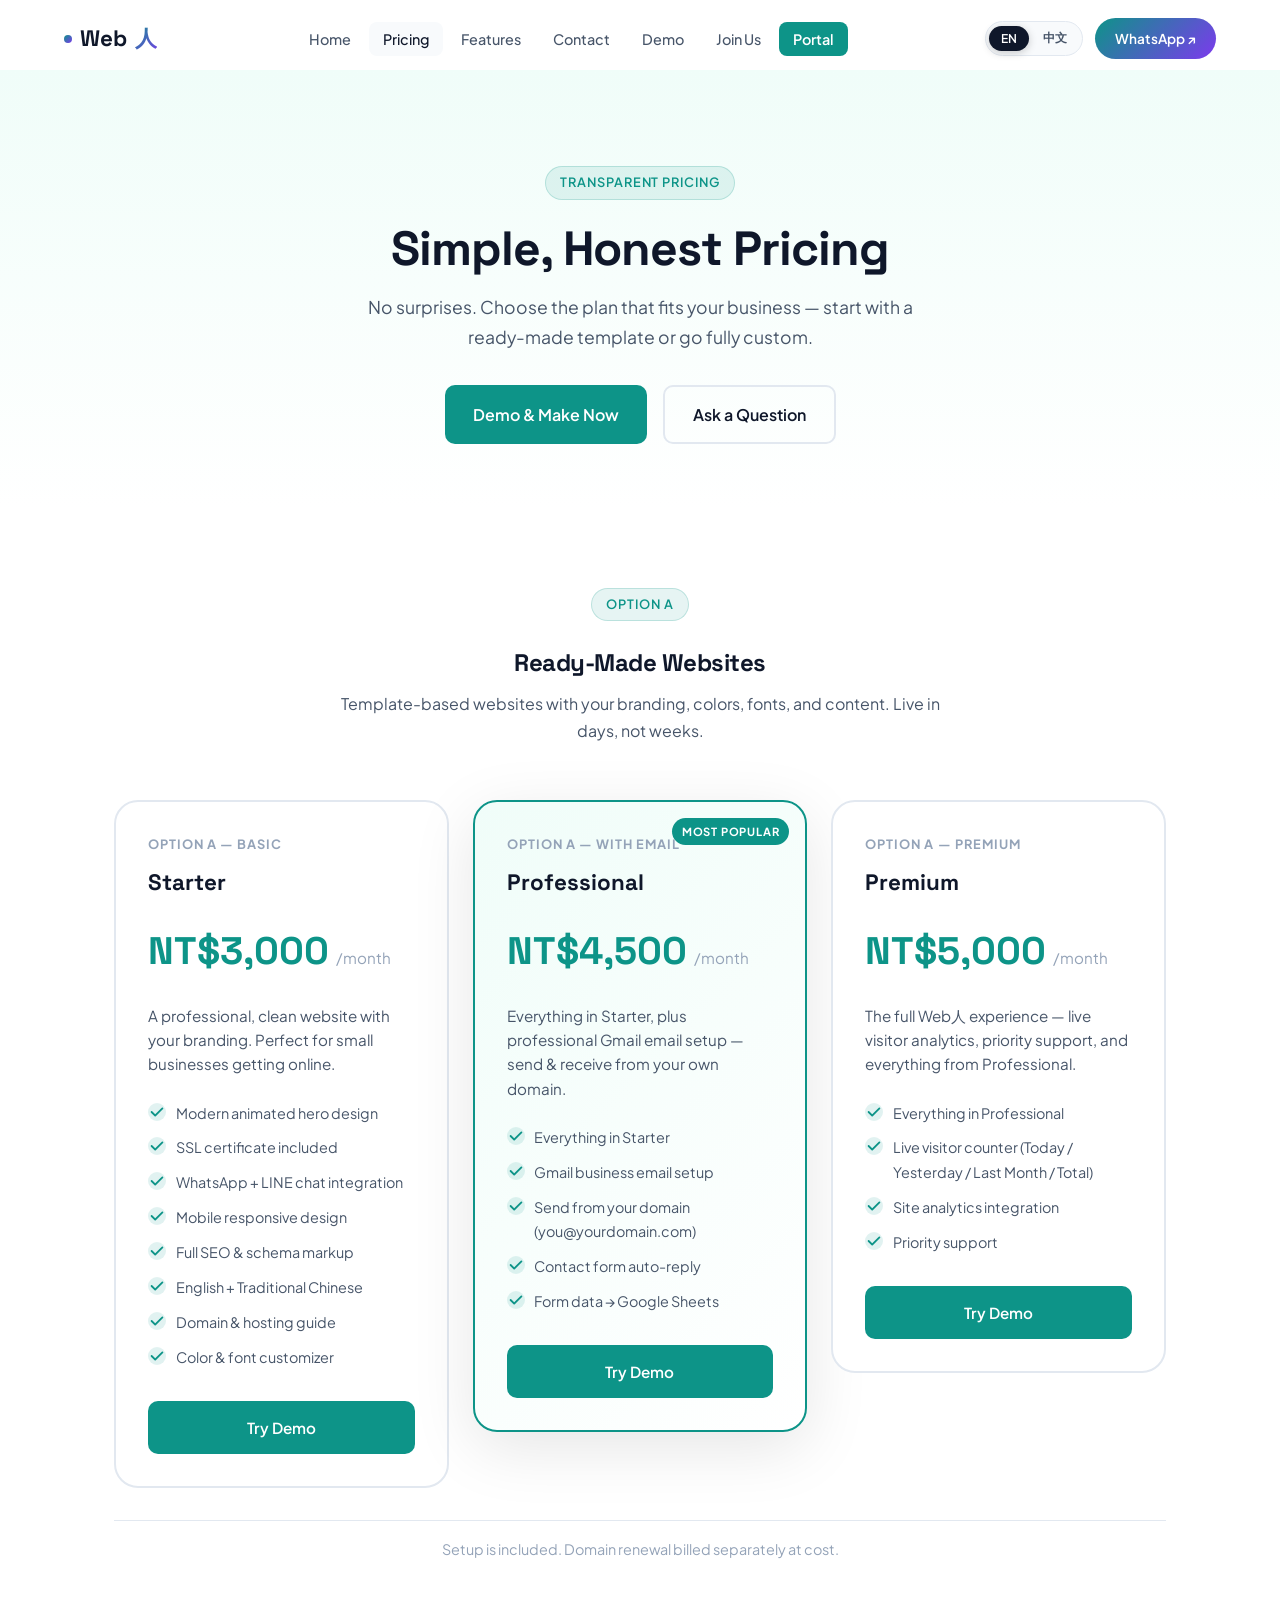
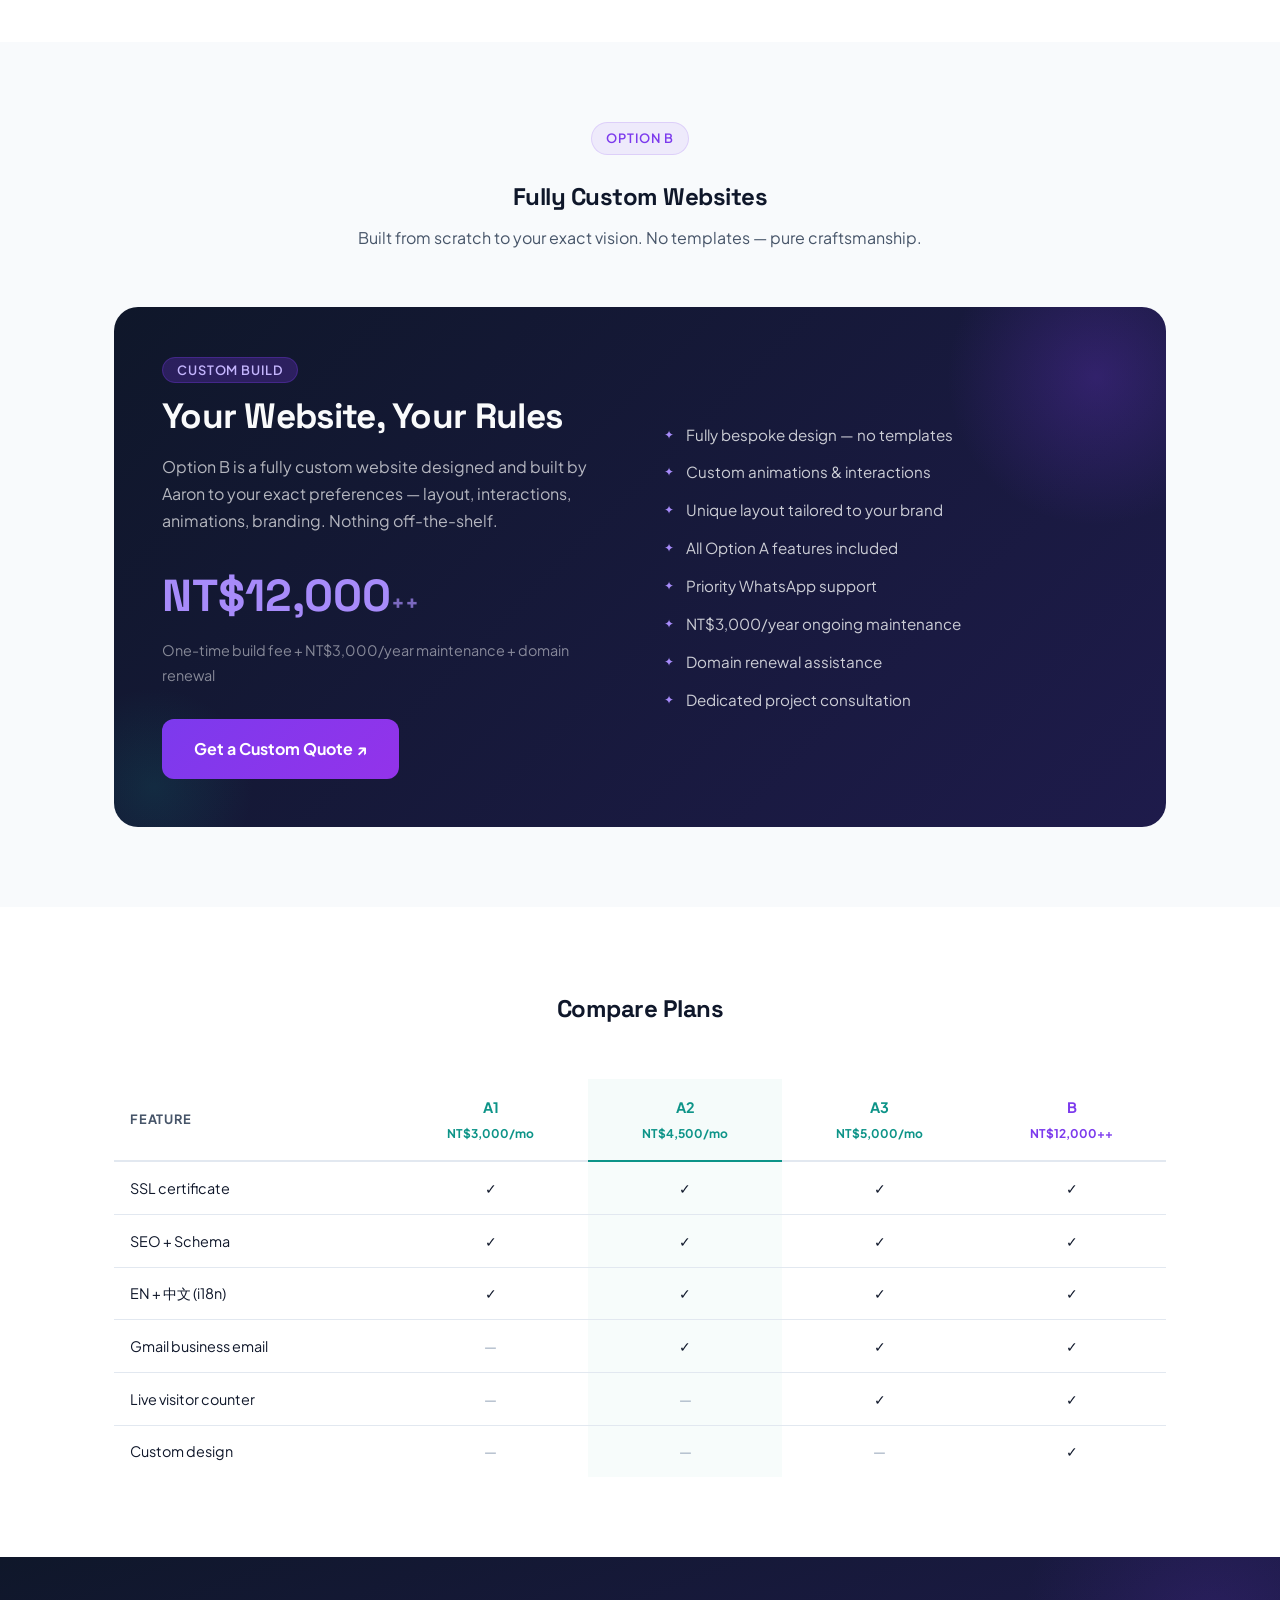
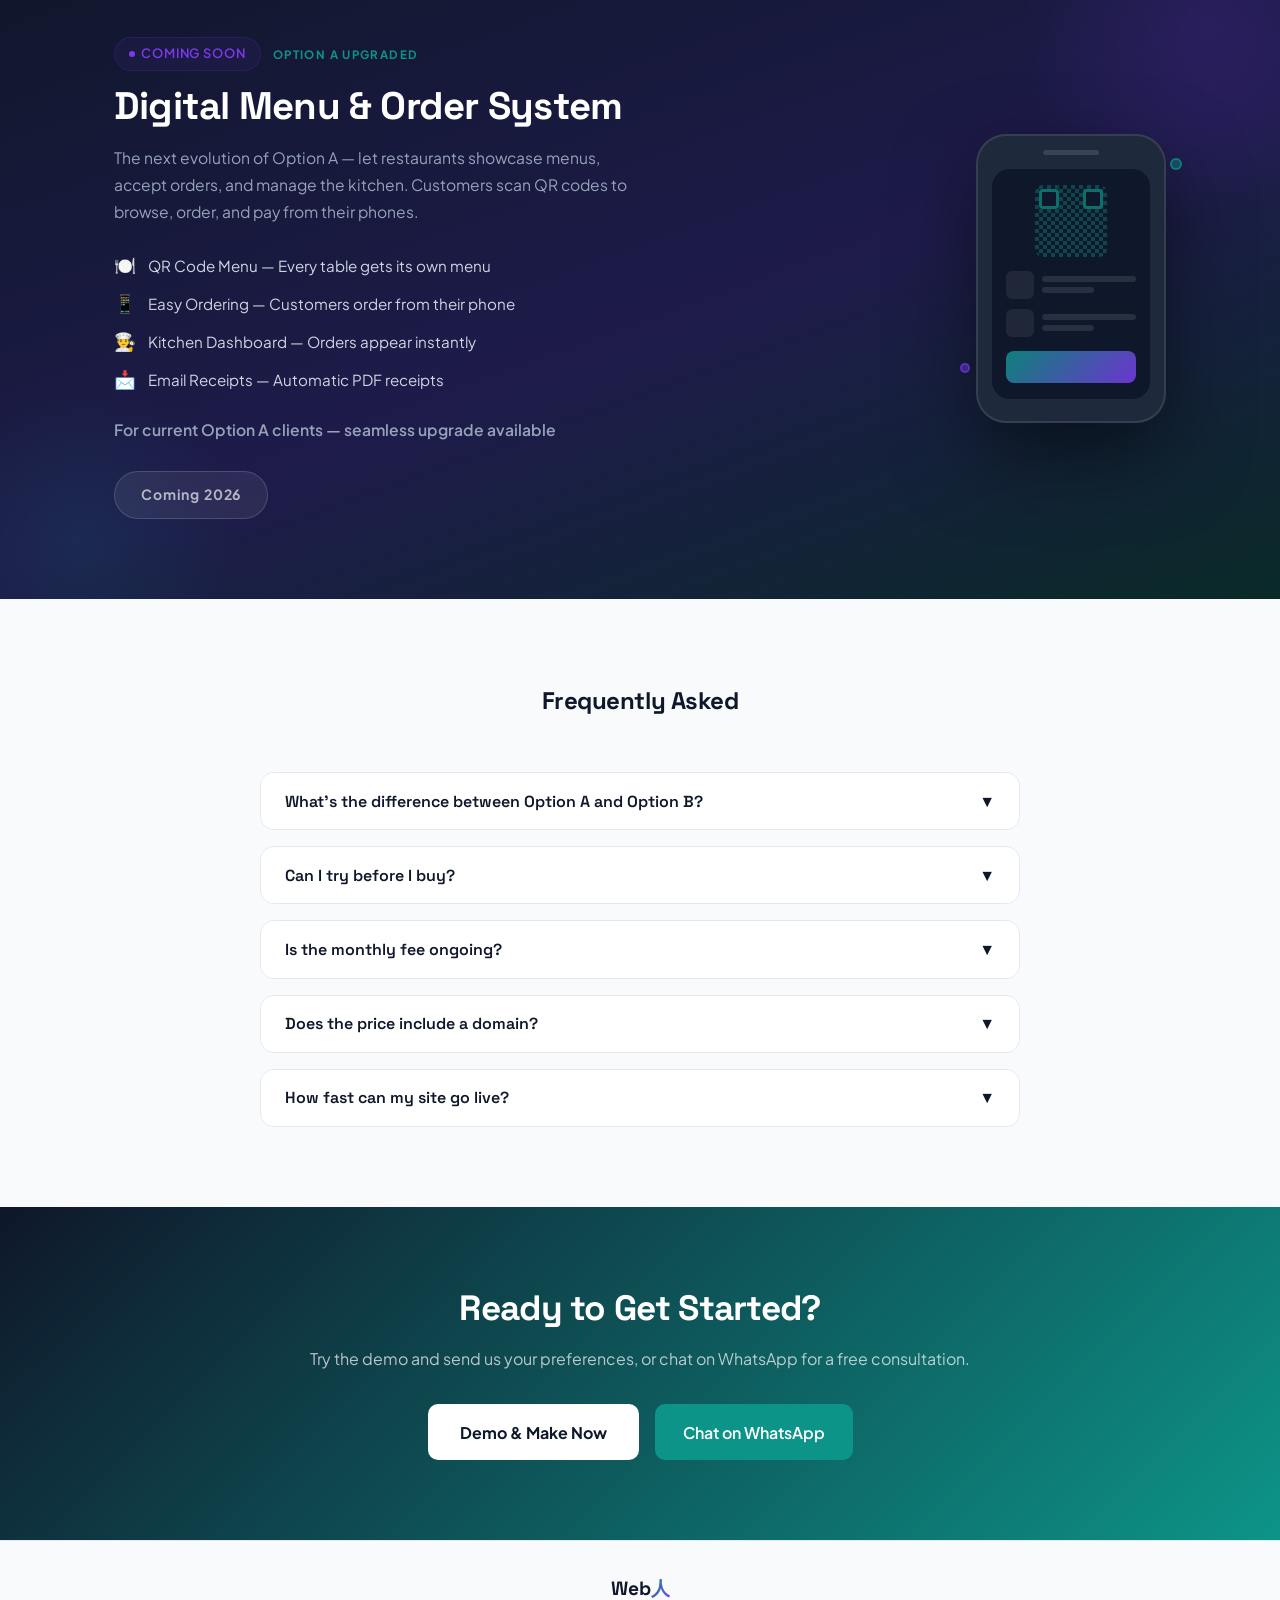
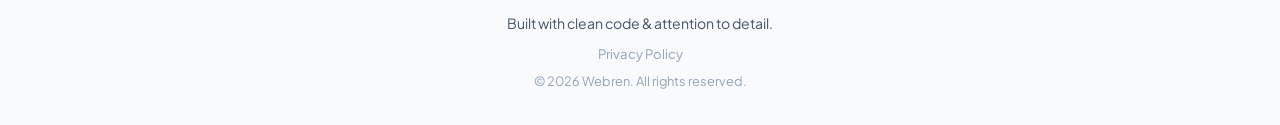
<file: pricing/index.html>
<!DOCTYPE html>
<html lang="en">
<head>
  <meta charset="UTF-8">
  <meta name="viewport" content="width=device-width, initial-scale=1.0">
  <title>Pricing — Web人 | Website Plans &amp; Packages</title>
  <meta name="description" content="Transparent pricing for Web人 web development services. Choose from Option A (ready-made) or Option B (fully custom). Includes SEO, i18n, and modern design.">
  <meta name="keywords" content="web design pricing, website packages, web development cost, webren pricing, Web人 價格">
  <meta name="author" content="Web人">
  <meta name="robots" content="index, follow">
  <link rel="canonical" href="https://rayantion.me/webren/pricing/">
  <link rel="icon" type="image/svg+xml" href="../favicon.svg">
  <link rel="apple-touch-icon" href="/apple-touch-icon.png">
  <meta name="theme-color" content="#0d9488">

  <meta property="og:type" content="website">
  <meta property="og:url" content="https://rayantion.me/webren/pricing/">
  <meta property="og:title" content="Pricing — Web人">
  <meta property="og:description" content="Simple, transparent pricing. Option A starts at NT$3,000/mo. Option B for fully custom websites.">
  <meta property="og:image" content="https://webren.dev/og-image.jpg">
  <meta property="og:site_name" content="Web人">

  <meta name="twitter:card" content="summary_large_image">
  <meta name="twitter:title" content="Pricing — Web人">
  <meta name="twitter:description" content="Simple, transparent pricing for professional websites.">
  <meta name="twitter:image" content="https://webren.dev/og-image.jpg">

  <link rel="alternate" hreflang="en" href="https://rayantion.me/webren/pricing/">
  <link rel="alternate" hreflang="zh-TW" href="https://rayantion.me/webren/pricing/?lang=zh-TW">
  <link rel="alternate" hreflang="x-default" href="https://rayantion.me/webren/pricing/">

  <script type="application/ld+json">
  {
    "@context": "https://schema.org",
    "@type": "WebPage",
    "name": "Web人 Pricing",
    "url": "https://rayantion.me/webren/pricing/",
    "description": "Pricing plans for Web人 web development services",
    "provider": { "@type": "Organization", "name": "Web人", "url": "https://rayantion.me/webren/" }
  }
  </script>

  <link rel="preconnect" href="https://fonts.googleapis.com">
  <link rel="preconnect" href="https://fonts.gstatic.com" crossorigin>
  <link href="https://fonts.googleapis.com/css2?family=Space+Grotesk:wght@400;500;600;700&family=Plus+Jakarta+Sans:wght@400;500;600;700&family=Noto+Sans+TC:wght@400;500;700&display=swap" rel="stylesheet">

  <link rel="stylesheet" href="../css/shared-nav.css?v=30">

  <style>
    *, *::before, *::after { box-sizing: border-box; margin: 0; padding: 0; }
    :root {
      --teal: #0D9488; --teal-dark: #0A7B72;
      --violet: #7C3AED;
      --bg: #FFFFFF; --bg-soft: #F8FAFC; --bg-card: #FFFFFF;
      --border: #E2E8F0;
      --text: #0F172A; --text-2: #475569; --text-3: #94A3B8;
      --radius: 14px; --radius-lg: 24px;
      --shadow: 0 4px 24px rgba(0,0,0,0.07);
      --shadow-lg: 0 16px 64px rgba(0,0,0,0.10);
      --transition: 0.3s cubic-bezier(0.4,0,0.2,1);
    }
    html { scroll-behavior: smooth; }
    body {
      font-family: 'Plus Jakarta Sans', sans-serif;
      font-size: 16px; line-height: 1.7;
      color: var(--text); background: var(--bg);
      overflow-x: hidden;
    }
    body.lang-zh { font-family: 'Noto Sans TC', 'Plus Jakarta Sans', sans-serif; }
    h1,h2,h3,h4 { font-family: 'Space Grotesk', sans-serif; font-weight: 700; line-height: 1.2; letter-spacing: -0.02em; }
    a { color: var(--teal); text-decoration: none; }
    .container { max-width: 1100px; margin: 0 auto; padding: 0 24px; }


    /* Page transition + lang overlay defined in shared-nav.css */

    /* ── Hero ── */
    .pricing-hero {
      padding: 6rem 0 4rem; text-align: center;
      background: linear-gradient(180deg, #F0FDF9 0%, #fff 100%);
    }
    .badge {
      display: inline-flex; align-items: center; gap: 6px;
      padding: 5px 14px; border-radius: 100px;
      font-size: 0.8rem; font-weight: 600; letter-spacing: 0.07em;
      text-transform: uppercase; margin-bottom: 1.25rem;
    }
    .badge-teal { background: rgba(13,148,136,0.1); color: var(--teal); border: 1px solid rgba(13,148,136,0.2); }
    .badge-violet { background: rgba(124,58,237,0.08); color: var(--violet); border: 1px solid rgba(124,58,237,0.15); }
    .pricing-hero h1 { font-size: clamp(2rem, 5vw, 3rem); margin-bottom: 1rem; }
    .pricing-hero p { color: var(--text-2); font-size: 1.1rem; max-width: 560px; margin: 0 auto 2rem; }
    .hero-actions { display: flex; gap: 1rem; justify-content: center; flex-wrap: wrap; }
    .btn-primary {
      background: var(--teal); color: #fff; border: none;
      padding: 0.85rem 1.75rem; border-radius: 10px; cursor: pointer;
      font-size: 1rem; font-weight: 600; font-family: inherit;
      transition: all var(--transition); display: inline-flex; align-items: center; gap: 8px;
      min-height: 50px; text-decoration: none;
      -webkit-tap-highlight-color: transparent;
    }
    .btn-primary:hover { background: var(--teal-dark); transform: translateY(-2px); box-shadow: 0 8px 24px rgba(13,148,136,0.3); }
    .btn-secondary {
      background: transparent; color: var(--text); border: 2px solid var(--border);
      padding: 0.85rem 1.75rem; border-radius: 10px; cursor: pointer;
      font-size: 1rem; font-weight: 600; font-family: inherit;
      transition: all var(--transition); display: inline-flex; align-items: center; gap: 8px;
      min-height: 50px; text-decoration: none;
      -webkit-tap-highlight-color: transparent;
    }
    .btn-secondary:hover { border-color: var(--teal); color: var(--teal); transform: translateY(-2px); }

    /* ── Sections ── */
    .section { padding: 5rem 0; }
    .section-alt { background: var(--bg-soft); }
    .section-header { text-align: center; max-width: 620px; margin: 0 auto 3.5rem; }
    .section-header h2 { margin: 0.5rem 0 0.75rem; }
    .section-header p { color: var(--text-2); }

    /* ── Option A Cards ── */
    .pricing-grid {
      display: grid; grid-template-columns: repeat(auto-fit, minmax(min(280px, 100%), 1fr));
      gap: 1.5rem; align-items: start;
    }
    .pricing-card {
      background: var(--bg-card); border: 2px solid var(--border);
      border-radius: var(--radius-lg); padding: 2rem;
      transition: all var(--transition); position: relative; overflow: hidden;
    }
    .pricing-card:hover {
      border-color: var(--teal);
      box-shadow: var(--shadow-lg);
      transform: translateY(-4px);
    }
    .pricing-card.featured {
      border-color: var(--teal);
      background: linear-gradient(135deg, #F0FDF9 0%, #fff 100%);
      box-shadow: var(--shadow-lg);
    }
    .featured-badge {
      position: absolute; top: 16px; right: 16px;
      background: var(--teal); color: #fff;
      font-size: 0.7rem; font-weight: 700; letter-spacing: 0.07em; text-transform: uppercase;
      padding: 4px 10px; border-radius: 100px;
    }
    .card-tier {
      font-size: 0.8rem; font-weight: 700; text-transform: uppercase; letter-spacing: 0.08em;
      color: var(--text-3); margin-bottom: 0.5rem;
    }
    .card-name {
      font-family: 'Space Grotesk', sans-serif; font-size: 1.4rem; font-weight: 700;
      color: var(--text); margin-bottom: 1rem;
    }
    .card-price { margin-bottom: 1.25rem; }
    .price-amount {
      font-family: 'Space Grotesk', sans-serif; font-size: 2.4rem; font-weight: 700;
      color: var(--teal);
    }
    .price-period { color: var(--text-3); font-size: 0.95rem; margin-left: 4px; }
    .card-desc { color: var(--text-2); font-size: 0.95rem; margin-bottom: 1.5rem; line-height: 1.6; }
    .feature-list { list-style: none; display: flex; flex-direction: column; gap: 0.65rem; margin-bottom: 2rem; }
    .feature-list li {
      display: flex; align-items: flex-start; gap: 0.6rem;
      font-size: 0.9rem; color: var(--text-2);
    }
    .feature-list li::before {
      content: ''; width: 18px; height: 18px; border-radius: 50%;
      background: rgba(13,148,136,0.12); flex-shrink: 0; margin-top: 2px;
      background-image: url("data:image/svg+xml,%3Csvg xmlns='http://www.w3.org/2000/svg' viewBox='0 0 20 20' fill='%230D9488'%3E%3Cpath fill-rule='evenodd' d='M16.707 5.293a1 1 0 010 1.414l-8 8a1 1 0 01-1.414 0l-4-4a1 1 0 011.414-1.414L8 12.586l7.293-7.293a1 1 0 011.414 0z'/%3E%3C/svg%3E");
      background-size: contain; background-repeat: no-repeat;
    }
    .feature-note {
      font-size: 0.82rem; color: var(--text-3); margin-top: auto;
      padding-top: 1rem; border-top: 1px solid var(--border);
    }
    .card-cta { width: 100%; justify-content: center; font-size: 0.95rem; }

    /* ── Option A toggle tabs ── */
    .plan-tabs {
      display: flex; gap: 0.5rem; justify-content: center; flex-wrap: wrap;
      margin-bottom: 3rem;
    }
    .plan-tab {
      padding: 0.5rem 1.25rem; border-radius: 100px;
      background: var(--bg-soft); border: 1px solid var(--border);
      color: var(--text-2); cursor: pointer; font-size: 0.9rem; font-weight: 500;
      transition: all var(--transition); font-family: inherit;
      min-height: 40px; -webkit-tap-highlight-color: transparent;
    }
    .plan-tab.active, .plan-tab:hover { background: var(--teal); border-color: var(--teal); color: #fff; }

    /* ── Option B ── */
    .optionb-card {
      background: linear-gradient(135deg, #0F172A 0%, #1E1B4B 100%);
      border-radius: var(--radius-lg); padding: 3rem;
      color: #F9FAFB; position: relative; overflow: hidden;
    }
    .optionb-card::before {
      content: ''; position: absolute; top: -80px; right: -80px;
      width: 300px; height: 300px; border-radius: 50%;
      background: radial-gradient(circle, rgba(124,58,237,0.25) 0%, transparent 70%);
    }
    .optionb-card::after {
      content: ''; position: absolute; bottom: -60px; left: -60px;
      width: 200px; height: 200px; border-radius: 50%;
      background: radial-gradient(circle, rgba(13,148,136,0.15) 0%, transparent 70%);
    }
    .optionb-inner { position: relative; z-index: 1; }
    .optionb-grid {
      display: grid; grid-template-columns: 1fr 1fr; gap: 3rem; align-items: center;
    }
    .optionb-badge { display: inline-block; }
    .optionb-badge span {
      background: rgba(124,58,237,0.25); color: #C4B5FD;
      border: 1px solid rgba(124,58,237,0.3);
      padding: 4px 14px; border-radius: 100px;
      font-size: 0.8rem; font-weight: 600; letter-spacing: 0.07em; text-transform: uppercase;
    }
    .optionb-title {
      font-size: clamp(1.6rem, 3vw, 2.2rem); margin: 0.75rem 0 1rem; color: #F9FAFB;
    }
    .optionb-desc { color: rgba(249,250,251,0.7); margin-bottom: 1.5rem; }
    .optionb-price-block { margin-bottom: 2rem; }
    .optionb-price {
      font-family: 'Space Grotesk', sans-serif; font-size: 2.8rem; font-weight: 700;
      color: #A78BFA;
    }
    .optionb-price-note { color: rgba(249,250,251,0.5); font-size: 0.9rem; margin-top: 0.25rem; }
    .optionb-features { list-style: none; display: flex; flex-direction: column; gap: 0.75rem; }
    .optionb-features li {
      display: flex; align-items: flex-start; gap: 0.75rem;
      color: rgba(249,250,251,0.8); font-size: 0.95rem;
    }
    .optionb-features li::before {
      content: '✦'; color: #A78BFA; flex-shrink: 0; font-size: 0.75rem; margin-top: 3px;
    }
    .optionb-cta {
      background: linear-gradient(135deg, var(--violet) 0%, #9333EA 100%);
      color: #fff; border: none; padding: 1rem 2rem; border-radius: 12px;
      font-size: 1rem; font-weight: 700; font-family: inherit; cursor: pointer;
      transition: all var(--transition); min-height: 52px;
      display: inline-flex; align-items: center; gap: 8px; text-decoration: none;
      -webkit-tap-highlight-color: transparent;
    }
    .optionb-cta:hover { opacity: 0.9; transform: translateY(-2px); box-shadow: 0 8px 24px rgba(124,58,237,0.4); }
    @media (max-width: 768px) {
      .optionb-grid { grid-template-columns: 1fr; gap: 2rem; }
      .optionb-card { padding: 2rem; }
    }

    /* ── FAQ ── */
    .faq-list { max-width: 760px; margin: 0 auto; display: flex; flex-direction: column; gap: 1rem; }
    .faq-item {
      border: 1px solid var(--border); border-radius: var(--radius);
      overflow: hidden;
    }
    .faq-q {
      width: 100%; text-align: left; padding: 1.1rem 1.5rem;
      background: var(--bg-card); border: none; cursor: pointer;
      font-family: 'Space Grotesk', sans-serif; font-size: 1rem; font-weight: 600;
      color: var(--text); display: flex; justify-content: space-between; align-items: center;
      gap: 1rem; transition: background var(--transition);
      -webkit-tap-highlight-color: transparent;
    }
    .faq-q:hover { background: var(--bg-soft); }
    .faq-q .arrow { flex-shrink: 0; transition: transform var(--transition); }
    .faq-item.open .faq-q .arrow { transform: rotate(180deg); }
    .faq-a {
      max-height: 0; overflow: hidden;
      transition: max-height 0.35s ease, padding var(--transition);
      padding: 0 1.5rem;
      color: var(--text-2); font-size: 0.95rem; line-height: 1.7;
    }
    .faq-item.open .faq-a { max-height: 300px; padding: 0 1.5rem 1.25rem; }

    /* ── CTA footer ── */
    .cta-footer { padding: 5rem 0; background: linear-gradient(135deg, #0F172A 0%, #0D9488 100%); text-align: center; }
    .cta-footer h2 { color: #fff; font-size: clamp(1.5rem, 3vw, 2.2rem); margin-bottom: 1rem; }
    .cta-footer p { color: rgba(255,255,255,0.7); margin-bottom: 2rem; }
    .btn-white {
      background: #fff; color: var(--text); border: none;
      padding: 0.9rem 2rem; border-radius: 10px; cursor: pointer;
      font-size: 1rem; font-weight: 700; font-family: inherit;
      transition: all var(--transition); display: inline-flex; align-items: center; gap: 8px;
      min-height: 52px; text-decoration: none; -webkit-tap-highlight-color: transparent;
    }
    .btn-white:hover { transform: translateY(-2px); box-shadow: 0 8px 24px rgba(0,0,0,0.2); }

    /* ── Footer ── */
    footer {
      background: #0F172A; color: rgba(255,255,255,0.5);
      text-align: center; padding: 2rem; font-size: 0.85rem;
    }
    footer a { color: var(--teal); }

    /* ── Reveal ── */
    .reveal { opacity: 0; transform: translateY(24px); transition: opacity 0.55s ease, transform 0.55s ease; }
    .reveal.revealed { opacity: 1; transform: none; }

    /* ── Feature note ── */
    .feature-note { text-align: center; margin-top: 2rem; color: var(--text-3); font-size: 0.9rem; }

    /* ── Option B price ++ ── */
    .price-plus { font-size: 1.4rem; color: rgba(167,139,250,0.7); }

    /* ── Compare table ── */
    .table-scroll { overflow-x: auto; }
    .compare-table { width: 100%; border-collapse: collapse; font-size: 0.9rem; }
    .compare-table .th-feature { text-align: left; padding: 1rem; border-bottom: 2px solid var(--border); color: var(--text-2); font-size: 0.8rem; text-transform: uppercase; letter-spacing: .06em; }
    .compare-table .th-plan { text-align: center; padding: 1rem; border-bottom: 2px solid var(--border); color: var(--teal); }
    .compare-table .th-featured { border-bottom-color: var(--teal); background: rgba(13,148,136,0.04); }
    .compare-table .th-custom { color: var(--violet); }
    .compare-table .td-feature { padding: .85rem 1rem; border-bottom: 1px solid var(--border); }
    .compare-table .td-val { text-align: center; padding: .85rem; border-bottom: 1px solid var(--border); }
    .compare-table .td-featured { background: rgba(13,148,136,0.03); }
    .compare-table .td-na { color: var(--text-3); }
    .compare-table tbody tr:last-child td { border-bottom: none; }

    /* ── Sneak Peek ── */
    .sneak-section {
      padding: 5rem 0;
      background: linear-gradient(160deg, #0F172A 0%, #1E1B4B 55%, #0A2A28 100%);
      position: relative; overflow: hidden;
    }
    .sneak-section::before {
      content: ''; position: absolute;
      top: -120px; right: -120px; width: 380px; height: 380px;
      background: radial-gradient(circle, rgba(124,58,237,0.15) 0%, transparent 70%);
      pointer-events: none;
    }
    .sneak-section::after {
      content: ''; position: absolute;
      bottom: -100px; left: -80px; width: 320px; height: 320px;
      background: radial-gradient(circle, rgba(13,148,136,0.12) 0%, transparent 70%);
      pointer-events: none;
    }
    .sneak-inner {
      position: relative; z-index: 1;
      display: grid; grid-template-columns: 1fr auto;
      gap: 80px; align-items: center;
    }
    .sneak-label-row {
      display: flex; align-items: center; gap: 12px;
      flex-wrap: wrap; margin-bottom: 0.75rem;
    }
    .sneak-section .badge { margin-bottom: 0; }
    .badge-dot {
      width: 6px; height: 6px; border-radius: 50%;
      background: currentColor; flex-shrink: 0;
    }
    .sneak-tag {
      font-size: 0.72rem; font-weight: 700;
      letter-spacing: 0.12em; text-transform: uppercase;
      color: var(--teal); font-family: 'Plus Jakarta Sans', sans-serif;
    }
    .sneak-inner h2 {
      font-size: clamp(1.6rem, 3vw, 2.4rem); color: #fff; margin-bottom: 1rem;
    }
    .sneak-content > p {
      color: #94A3B8; font-size: 0.98rem; line-height: 1.7;
      max-width: 520px; margin-bottom: 1.75rem;
    }
    .sneak-features {
      list-style: none; padding: 0; margin: 0 0 1.5rem;
      display: flex; flex-direction: column; gap: 12px;
    }
    .sneak-features li {
      display: flex; align-items: flex-start; gap: 12px;
      color: #CBD5E1; font-size: 0.95rem;
    }
    .sneak-bullet { flex-shrink: 0; font-size: 1.1rem; line-height: 1.45; }
    .sneak-subtext {
      font-size: 0.85rem; color: rgba(167,139,250,0.9); font-weight: 600;
      margin-bottom: 1.5rem;
    }
    .sneak-cta {
      display: inline-flex; align-items: center;
      padding: 11px 26px;
      background: rgba(255,255,255,0.07);
      border: 1px solid rgba(255,255,255,0.15);
      border-radius: 100px; color: rgba(255,255,255,0.65);
      font-weight: 700; font-size: 0.88rem; letter-spacing: 0.06em;
      cursor: default; user-select: none;
    }
    .sneak-visual { position: relative; flex-shrink: 0; }
    .sneak-phone {
      width: 190px; background: #1E293B; border-radius: 30px;
      border: 2px solid rgba(255,255,255,0.1);
      padding: 14px 14px 22px;
      box-shadow: 0 32px 80px rgba(0,0,0,0.5);
    }
    .sneak-phone-bar {
      width: 56px; height: 5px; background: rgba(255,255,255,0.12);
      border-radius: 10px; margin: 0 auto 14px;
    }
    .sneak-phone-screen {
      background: #0F172A; border-radius: 18px; padding: 16px 14px;
      min-height: 230px; display: flex; flex-direction: column; gap: 14px;
    }
    .sneak-qr {
      width: 72px; height: 72px; margin: 0 auto; border-radius: 8px;
      position: relative;
      background: repeating-conic-gradient(rgba(13,148,136,0.5) 0% 25%, transparent 0% 50%) 0/8px 8px;
      opacity: 0.75;
    }
    .sneak-qr::before, .sneak-qr::after {
      content: ''; position: absolute;
      width: 20px; height: 20px;
      border: 3px solid rgba(13,148,136,0.95); border-radius: 4px;
      box-sizing: border-box; background: #0F172A;
    }
    .sneak-qr::before { top: 4px; left: 4px; }
    .sneak-qr::after  { top: 4px; right: 4px; }
    .sneak-menu-items { display: flex; flex-direction: column; gap: 10px; }
    .sneak-menu-item { display: flex; align-items: center; gap: 8px; }
    .sneak-menu-dot {
      width: 28px; height: 28px; border-radius: 6px;
      background: rgba(255,255,255,0.07); flex-shrink: 0;
    }
    .sneak-menu-lines { flex: 1; display: flex; flex-direction: column; gap: 5px; }
    .sneak-menu-line { height: 6px; border-radius: 3px; background: rgba(255,255,255,0.1); }
    .sneak-menu-line.short { width: 55%; }
    .sneak-order-btn {
      height: 32px;
      background: linear-gradient(135deg, #0D9488, #7C3AED);
      border-radius: 8px; opacity: 0.85;
    }
    .sneak-ping {
      position: absolute; border-radius: 50%;
      animation: sneakPing 2.2s ease-in-out infinite;
    }
    .sneak-ping-1 {
      width: 12px; height: 12px; background: rgba(13,148,136,0.4);
      border: 2px solid rgba(13,148,136,0.65); top: 24px; right: -16px;
    }
    .sneak-ping-2 {
      width: 10px; height: 10px; background: rgba(124,58,237,0.4);
      border: 2px solid rgba(124,58,237,0.55); bottom: 50px; left: -16px;
      animation-delay: 1s;
    }
    @keyframes sneakPing {
      0%, 100% { transform: scale(1); opacity: 0.9; }
      50% { transform: scale(1.7); opacity: 0.25; }
    }
    @media (max-width: 768px) {
      .sneak-inner { grid-template-columns: 1fr; }
      .sneak-visual { display: none; }
    }
    @media (max-width: 480px) {
      .pricing-hero { padding: 4rem 0 2.5rem; }
      .hero-actions { flex-direction: column; align-items: stretch; }
      .btn-primary, .btn-secondary { width: 100%; justify-content: center; }
      .section { padding: 3rem 0; }
      .optionb-card { padding: 1.5rem; }
      .optionb-cta { width: 100%; justify-content: center; }
      .sneak-section { padding: 3rem 0; }
    }
  </style>
</head>
<body>

<a href="#main-content" class="skip-link">Skip to content</a>
<div id="page-transition"></div>
<div id="lang-overlay" aria-hidden="true"></div>


<!-- HERO -->
<section id="main-content" class="pricing-hero" tabindex="-1">
  <div class="container">
    <div class="badge badge-teal reveal" data-i18n="pricing.badge">Transparent Pricing</div>
    <h1 class="reveal" data-i18n="pricing.title">Simple, Honest Pricing</h1>
    <p class="reveal" data-i18n="pricing.subtitle">No surprises. Choose the plan that fits your business — start with a ready-made template or go fully custom.</p>
    <div class="hero-actions reveal">
      <a href="../demo/" class="btn-primary" data-i18n="pricing.try_demo">Demo &amp; Make Now</a>
      <a href="https://wa.me/6285183005811" class="btn-secondary" target="_blank" rel="noopener noreferrer" data-i18n="pricing.ask_question">Ask a Question</a>
    </div>
  </div>
</section>

<!-- OPTION A -->
<section class="section" id="option-a">
  <div class="container">
    <div class="section-header reveal">
      <div class="badge badge-teal" data-i18n="pricing.optiona.badge">Option A</div>
      <h2 data-i18n="pricing.optiona.title">Ready-Made Websites</h2>
      <p data-i18n="pricing.optiona.subtitle">Template-based websites with your branding, colors, fonts, and content. Live in days, not weeks.</p>
    </div>

    <div class="pricing-grid">

      <!-- A1: Basic -->
      <div class="pricing-card reveal">
        <div class="card-tier" data-i18n="pricing.optiona.a1.tier">Option A — Basic</div>
        <div class="card-name" data-i18n="pricing.optiona.a1.name">Starter</div>
        <div class="card-price">
          <span class="price-amount">NT$3,000</span>
          <span class="price-period" data-i18n="pricing.per_month">/month</span>
        </div>
        <div class="card-desc" data-i18n="pricing.optiona.a1.desc">
          A professional, clean website with your branding. Perfect for small businesses getting online.
        </div>
        <ul class="feature-list">
          <li data-i18n="pricing.feature.modern_design">Modern animated hero design</li>
          <li data-i18n="pricing.feature.ssl">SSL certificate included</li>
          <li data-i18n="pricing.feature.chat">WhatsApp + LINE chat integration</li>
          <li data-i18n="pricing.feature.responsive">Mobile responsive design</li>
          <li data-i18n="pricing.feature.seo">Full SEO &amp; schema markup</li>
          <li data-i18n="pricing.feature.i18n">English + Traditional Chinese</li>
          <li data-i18n="pricing.feature.domain">Domain &amp; hosting guide</li>
          <li data-i18n="pricing.feature.customizer">Color &amp; font customizer</li>
        </ul>
        <a href="../demo/" class="btn-primary card-cta" data-i18n="pricing.cta_demo">Try Demo</a>
      </div>

      <!-- A2: With Email -->
      <div class="pricing-card featured reveal">
        <div class="featured-badge" data-i18n="pricing.popular">Most Popular</div>
        <div class="card-tier" data-i18n="pricing.optiona.a2.tier">Option A — With Email</div>
        <div class="card-name" data-i18n="pricing.optiona.a2.name">Professional</div>
        <div class="card-price">
          <span class="price-amount">NT$4,500</span>
          <span class="price-period" data-i18n="pricing.per_month">/month</span>
        </div>
        <div class="card-desc" data-i18n="pricing.optiona.a2.desc">
          Everything in Starter, plus professional Gmail email setup — send &amp; receive from your own domain.
        </div>
        <ul class="feature-list">
          <li data-i18n="pricing.feature.everything_starter">Everything in Starter</li>
          <li data-i18n="pricing.feature.gmail">Gmail business email setup</li>
          <li data-i18n="pricing.feature.custom_email">Send from your domain (you@yourdomain.com)</li>
          <li data-i18n="pricing.feature.form_reply">Contact form auto-reply</li>
          <li data-i18n="pricing.feature.sheets">Form data → Google Sheets</li>
        </ul>
        <a href="../demo/" class="btn-primary card-cta" data-i18n="pricing.cta_demo">Try Demo</a>
      </div>

      <!-- A3: Premium -->
      <div class="pricing-card reveal">
        <div class="card-tier" data-i18n="pricing.optiona.a3.tier">Option A — Premium</div>
        <div class="card-name" data-i18n="pricing.optiona.a3.name">Premium</div>
        <div class="card-price">
          <span class="price-amount">NT$5,000</span>
          <span class="price-period" data-i18n="pricing.per_month">/month</span>
        </div>
        <div class="card-desc" data-i18n="pricing.optiona.a3.desc">
          Our most complete ready-made package. Includes live visitor counter — Today, Yesterday, Last Month, Total.
        </div>
        <ul class="feature-list">
          <li data-i18n="pricing.feature.everything_pro">Everything in Professional</li>
          <li data-i18n="pricing.feature.viewcount">Live visitor counter (Today / Yesterday / Last Month / Total)</li>
          <li data-i18n="pricing.feature.analytics">Site analytics integration</li>
          <li data-i18n="pricing.feature.priority">Priority support</li>
        </ul>
        <a href="../demo/" class="btn-primary card-cta" data-i18n="pricing.cta_demo">Try Demo</a>
      </div>

    </div>

    <p class="feature-note" data-i18n="pricing.optiona.note">
      Setup is included. Domain renewal billed separately at cost.
    </p>
  </div>
</section>

<!-- OPTION B -->
<section class="section section-alt" id="option-b">
  <div class="container">
    <div class="section-header reveal">
      <div class="badge badge-violet" data-i18n="pricing.optionb.badge">Option B</div>
      <h2 data-i18n="pricing.optionb.title">Fully Custom Websites</h2>
      <p data-i18n="pricing.optionb.subtitle">Built from scratch to your exact vision. No templates — pure craftsmanship.</p>
    </div>

    <div class="optionb-card reveal">
      <div class="optionb-inner">
        <div class="optionb-grid">
          <div>
            <div class="optionb-badge"><span data-i18n="pricing.optionb.badge_inner">Custom Build</span></div>
            <h2 class="optionb-title" data-i18n="pricing.optionb.card_title">Your Website, Your Rules</h2>
            <p class="optionb-desc" data-i18n="pricing.optionb.desc">
              Option B is a fully custom website designed and built by Aaron to your exact preferences — layout, interactions, animations, branding. Nothing off-the-shelf.
            </p>
            <div class="optionb-price-block">
              <div class="optionb-price">NT$12,000<span class="price-plus">++</span></div>
              <div class="optionb-price-note" data-i18n="pricing.optionb.price_note">One-time build fee + NT$3,000/year maintenance + domain renewal</div>
            </div>
            <a href="https://wa.me/6285183005811" class="optionb-cta" target="_blank" rel="noopener noreferrer" data-i18n="pricing.optionb.cta">
              Get a Custom Quote ↗
            </a>
          </div>
          <div>
            <ul class="optionb-features">
              <li data-i18n="pricing.optionb.f1">Fully bespoke design — no templates</li>
              <li data-i18n="pricing.optionb.f2">Custom animations &amp; interactions</li>
              <li data-i18n="pricing.optionb.f3">Unique layout tailored to your brand</li>
              <li data-i18n="pricing.optionb.f4">All Option A features included</li>
              <li data-i18n="pricing.optionb.f5">Priority WhatsApp support</li>
              <li data-i18n="pricing.optionb.f6">NT$3,000/year ongoing maintenance</li>
              <li data-i18n="pricing.optionb.f7">Domain renewal assistance</li>
              <li data-i18n="pricing.optionb.f8">Dedicated project consultation</li>
            </ul>
          </div>
        </div>
      </div>
    </div>
  </div>
</section>

<!-- COMPARE TABLE -->
<section class="section">
  <div class="container">
    <div class="section-header reveal">
      <h2 data-i18n="pricing.compare.title">Compare Plans</h2>
    </div>
    <div class="table-scroll">
      <table class="compare-table">
        <thead>
          <tr>
            <th class="th-feature" data-i18n="pricing.compare.feature">Feature</th>
            <th class="th-plan">A1<br><small>NT$3,000/mo</small></th>
            <th class="th-plan th-featured">A2<br><small>NT$4,500/mo</small></th>
            <th class="th-plan">A3<br><small>NT$5,000/mo</small></th>
            <th class="th-plan th-custom">B<br><small>NT$12,000++</small></th>
          </tr>
        </thead>
        <tbody>
          <tr>
            <td class="td-feature" data-i18n="pricing.compare.ssl">SSL certificate</td>
            <td class="td-val">✓</td>
            <td class="td-val td-featured">✓</td>
            <td class="td-val">✓</td>
            <td class="td-val">✓</td>
          </tr>
          <tr>
            <td class="td-feature" data-i18n="pricing.compare.seo">SEO + Schema</td>
            <td class="td-val">✓</td>
            <td class="td-val td-featured">✓</td>
            <td class="td-val">✓</td>
            <td class="td-val">✓</td>
          </tr>
          <tr>
            <td class="td-feature" data-i18n="pricing.compare.i18n">EN + 中文 (i18n)</td>
            <td class="td-val">✓</td>
            <td class="td-val td-featured">✓</td>
            <td class="td-val">✓</td>
            <td class="td-val">✓</td>
          </tr>
          <tr>
            <td class="td-feature" data-i18n="pricing.compare.email">Gmail business email</td>
            <td class="td-val td-na">—</td>
            <td class="td-val td-featured">✓</td>
            <td class="td-val">✓</td>
            <td class="td-val">✓</td>
          </tr>
          <tr>
            <td class="td-feature" data-i18n="pricing.compare.viewcount">Live visitor counter</td>
            <td class="td-val td-na">—</td>
            <td class="td-val td-featured td-na">—</td>
            <td class="td-val">✓</td>
            <td class="td-val">✓</td>
          </tr>
          <tr>
            <td class="td-feature" data-i18n="pricing.compare.custom">Custom design</td>
            <td class="td-val td-na">—</td>
            <td class="td-val td-featured td-na">—</td>
            <td class="td-val td-na">—</td>
            <td class="td-val">✓</td>
          </tr>
        </tbody>
      </table>
    </div>
  </div>
</section>

<!-- SNEAK PEEK -->
<section class="sneak-section" aria-labelledby="sneak-title-pricing">
  <div class="container">
    <div class="sneak-inner reveal">

      <div class="sneak-content">
        <div class="sneak-label-row">
          <span class="badge badge-violet">
            <span class="badge-dot"></span>
            <span data-i18n="sneak.badge">Coming Soon</span>
          </span>
          <span class="sneak-tag" data-i18n="sneak.label">Option A Upgraded</span>
        </div>
        <h2 id="sneak-title-pricing" data-i18n="sneak.title">Digital Menu &amp; Order System</h2>
        <p data-i18n="sneak.desc">The next evolution of Option A — let restaurants showcase menus, accept orders, and manage the kitchen. Customers scan QR codes to browse, order, and pay from their phones.</p>
        <ul class="sneak-features">
          <li><span class="sneak-bullet">🍽️</span><span data-i18n="sneak.f1">QR Code Menu — Every table gets its own menu</span></li>
          <li><span class="sneak-bullet">📱</span><span data-i18n="sneak.f2">Easy Ordering — Customers order from their phone</span></li>
          <li><span class="sneak-bullet">👨‍🍳</span><span data-i18n="sneak.f3">Kitchen Dashboard — Orders appear instantly</span></li>
          <li><span class="sneak-bullet">📩</span><span data-i18n="sneak.f4">Email Receipts — Automatic PDF receipts</span></li>
        </ul>
        <p class="sneak-subtext" data-i18n="sneak.subtext">For current Option A clients — seamless upgrade available</p>
        <span class="sneak-cta" data-i18n="sneak.cta">Coming 2026</span>
      </div>

      <div class="sneak-visual" aria-hidden="true">
        <div class="sneak-phone">
          <div class="sneak-phone-bar"></div>
          <div class="sneak-phone-screen">
            <div class="sneak-qr"></div>
            <div class="sneak-menu-items">
              <div class="sneak-menu-item">
                <div class="sneak-menu-dot"></div>
                <div class="sneak-menu-lines">
                  <div class="sneak-menu-line"></div>
                  <div class="sneak-menu-line short"></div>
                </div>
              </div>
              <div class="sneak-menu-item">
                <div class="sneak-menu-dot"></div>
                <div class="sneak-menu-lines">
                  <div class="sneak-menu-line"></div>
                  <div class="sneak-menu-line short"></div>
                </div>
              </div>
            </div>
            <div class="sneak-order-btn"></div>
          </div>
        </div>
        <div class="sneak-ping sneak-ping-1"></div>
        <div class="sneak-ping sneak-ping-2"></div>
      </div>

    </div>
  </div>
</section>

<!-- FAQ -->
<section class="section section-alt">
  <div class="container">
    <div class="section-header reveal">
      <h2 data-i18n="pricing.faq.title">Frequently Asked</h2>
    </div>
    <div class="faq-list">
      <div class="faq-item reveal">
        <button type="button" class="faq-q" onclick="toggleFaq(this)">
          <span data-i18n="pricing.faq.q1">What's the difference between Option A and Option B?</span>
          <span class="arrow">▼</span>
        </button>
        <div class="faq-a" data-i18n="pricing.faq.a1">Option A uses pre-built templates customised with your branding, colors, and content — fast and affordable. Option B is a fully bespoke website designed from scratch to your exact vision, with complete creative freedom.</div>
      </div>
      <div class="faq-item reveal">
        <button type="button" class="faq-q" onclick="toggleFaq(this)">
          <span data-i18n="pricing.faq.q2">Can I try before I buy?</span>
          <span class="arrow">▼</span>
        </button>
        <div class="faq-a" data-i18n="pricing.faq.a2">Yes! Use the live Demo to preview and customise your Option A website. Pick colors, fonts, and business type, then send your preferences directly to us.</div>
      </div>
      <div class="faq-item reveal">
        <button type="button" class="faq-q" onclick="toggleFaq(this)">
          <span data-i18n="pricing.faq.q3">Is the monthly fee ongoing?</span>
          <span class="arrow">▼</span>
        </button>
        <div class="faq-a" data-i18n="pricing.faq.a3">Option A is a monthly subscription that covers hosting, maintenance, and support. Option B has a one-time build fee plus NT$3,000/year for ongoing maintenance and updates.</div>
      </div>
      <div class="faq-item reveal">
        <button type="button" class="faq-q" onclick="toggleFaq(this)">
          <span data-i18n="pricing.faq.q4">Does the price include a domain?</span>
          <span class="arrow">▼</span>
        </button>
        <div class="faq-a" data-i18n="pricing.faq.a4">Domain registration and renewal are billed separately as they depend on your chosen domain name. We will guide you through the process and help you pick the right domain.</div>
      </div>
      <div class="faq-item reveal">
        <button type="button" class="faq-q" onclick="toggleFaq(this)">
          <span data-i18n="pricing.faq.q5">How fast can my site go live?</span>
          <span class="arrow">▼</span>
        </button>
        <div class="faq-a" data-i18n="pricing.faq.a5">Option A sites typically go live within 3–7 business days after we receive your content. Option B timelines depend on complexity — usually 2–4 weeks.</div>
      </div>
    </div>
  </div>
</section>

<!-- CTA FOOTER -->
<section class="cta-footer">
  <div class="container">
    <h2 class="reveal" data-i18n="pricing.cta_footer.title">Ready to Get Started?</h2>
    <p class="reveal" data-i18n="pricing.cta_footer.subtitle">Try the demo and send us your preferences, or chat on WhatsApp for a free consultation.</p>
    <div class="hero-actions reveal">
      <a href="../demo/" class="btn-white" data-i18n="pricing.try_demo">Demo &amp; Make Now</a>
      <a href="https://wa.me/6285183005811" class="btn-primary" target="_blank" rel="noopener noreferrer" data-i18n="pricing.whatsapp">Chat on WhatsApp</a>
    </div>
  </div>
</section>


<script>
// ── i18n strings ───────────────────────────────────────────────────────
const STRINGS = {
  en: {
    "nav.home": "Home", "nav.services": "Services", "nav.pricing": "Pricing",
    "nav.demo": "Demo", "nav.contact": "Contact",
    "pricing.badge": "Transparent Pricing",
    "pricing.title": "Simple, Honest Pricing",
    "pricing.subtitle": "No surprises. Choose the plan that fits your business — start with a ready-made template or go fully custom.",
    "pricing.try_demo": "Demo &amp; Make Now",
    "pricing.ask_question": "Ask a Question",
    "pricing.per_month": "/month",
    "pricing.popular": "Most Popular",
    "pricing.cta_demo": "Try Demo",
    "pricing.optiona.badge": "Option A",
    "pricing.optiona.title": "Ready-Made Websites",
    "pricing.optiona.subtitle": "Template-based websites with your branding, colors, fonts, and content. Live in days, not weeks.",
    "pricing.optiona.note": "Setup is included. Domain renewal billed separately at cost.",
    "pricing.optiona.a1.tier": "Option A — Basic",
    "pricing.optiona.a1.name": "Starter",
    "pricing.optiona.a1.desc": "A professional, clean website with your branding. Perfect for small businesses getting online.",
    "pricing.optiona.a2.tier": "Option A — With Email",
    "pricing.optiona.a2.name": "Professional",
    "pricing.optiona.a2.desc": "Everything in Starter, plus professional Gmail email setup — send &amp; receive from your own domain.",
    "pricing.optiona.a3.tier": "Option A — Premium",
    "pricing.optiona.a3.name": "Premium",
    "pricing.optiona.a3.desc": "The full Web人 experience — live visitor analytics, priority support, and everything from Professional.",
    "pricing.feature.modern_design": "Modern animated hero design",
    "pricing.feature.ssl": "SSL certificate included",
    "pricing.feature.chat": "WhatsApp + LINE chat integration",
    "pricing.feature.responsive": "Mobile responsive design",
    "pricing.feature.seo": "Full SEO &amp; schema markup",
    "pricing.feature.i18n": "English + Traditional Chinese",
    "pricing.feature.domain": "Domain &amp; hosting guide",
    "pricing.feature.customizer": "Color &amp; font customizer",
    "pricing.feature.everything_starter": "Everything in Starter",
    "pricing.feature.gmail": "Gmail business email setup",
    "pricing.feature.custom_email": "Send from your domain (you@yourdomain.com)",
    "pricing.feature.form_reply": "Contact form auto-reply",
    "pricing.feature.sheets": "Form data → Google Sheets",
    "pricing.feature.everything_pro": "Everything in Professional",
    "pricing.feature.viewcount": "Live visitor counter (Today / Yesterday / Last Month / Total)",
    "pricing.feature.analytics": "Site analytics integration",
    "pricing.feature.priority": "Priority support",
    "pricing.optionb.badge": "Option B",
    "pricing.optionb.badge_inner": "Custom Build",
    "pricing.optionb.title": "Fully Custom Websites",
    "pricing.optionb.subtitle": "Built from scratch to your exact vision. No templates — pure craftsmanship.",
    "pricing.optionb.card_title": "Your Website, Your Rules",
    "pricing.optionb.desc": "Option B is a fully custom website designed and built by Aaron to your exact preferences — layout, interactions, animations, branding. Nothing off-the-shelf.",
    "pricing.optionb.price_note": "One-time build fee + NT$3,000/year maintenance + domain renewal",
    "pricing.optionb.cta": "Get a Custom Quote ↗",
    "pricing.optionb.f1": "Fully bespoke design — no templates",
    "pricing.optionb.f2": "Custom animations &amp; interactions",
    "pricing.optionb.f3": "Unique layout tailored to your brand",
    "pricing.optionb.f4": "All Option A features included",
    "pricing.optionb.f5": "Priority WhatsApp support",
    "pricing.optionb.f6": "NT$3,000/year ongoing maintenance",
    "pricing.optionb.f7": "Domain renewal assistance",
    "pricing.optionb.f8": "Dedicated project consultation",
    "pricing.compare.title": "Compare Plans",
    "pricing.compare.feature": "Feature",
    "pricing.compare.ssl": "SSL certificate",
    "pricing.compare.seo": "SEO + Schema",
    "pricing.compare.i18n": "EN + 中文 (i18n)",
    "pricing.compare.email": "Gmail business email",
    "pricing.compare.viewcount": "Live visitor counter",
    "pricing.compare.custom": "Custom design",
    "pricing.faq.title": "Frequently Asked",
    "pricing.faq.q1": "What's the difference between Option A and Option B?",
    "pricing.faq.a1": "Option A uses pre-built templates customised with your branding, colors, and content — fast and affordable. Option B is a fully bespoke website designed from scratch to your exact vision, with complete creative freedom.",
    "pricing.faq.q2": "Can I try before I buy?",
    "pricing.faq.a2": "Yes! Use the live Demo to preview and customise your Option A website. Pick colors, fonts, and business type, then send your preferences directly to us.",
    "pricing.faq.q3": "Is the monthly fee ongoing?",
    "pricing.faq.a3": "Option A is a monthly subscription that covers hosting, maintenance, and support. Option B has a one-time build fee plus NT$3,000/year for ongoing maintenance and updates.",
    "pricing.faq.q4": "Does the price include a domain?",
    "pricing.faq.a4": "Domain registration and renewal are billed separately as they depend on your chosen domain name. We will guide you through the process and help you pick the right domain.",
    "pricing.faq.q5": "How fast can my site go live?",
    "pricing.faq.a5": "Option A sites typically go live within 3–7 business days after we receive your content. Option B timelines depend on complexity — usually 2–4 weeks.",
    "pricing.cta_footer.title": "Ready to Get Started?",
    "pricing.cta_footer.subtitle": "Try the demo and send us your preferences, or chat on WhatsApp for a free consultation.",
    "pricing.whatsapp": "Chat on WhatsApp",
    "footer.copyright": "© 2025 Web人. All rights reserved.",
    "sneak.badge": "Coming Soon",
    "sneak.label": "Option A Upgraded",
    "sneak.title": "Digital Menu & Order System",
    "sneak.desc": "The next evolution of Option A — let restaurants showcase menus, accept orders, and manage the kitchen. Customers scan QR codes to browse, order, and pay from their phones.",
    "sneak.f1": "QR Code Menu — Every table gets its own menu",
    "sneak.f2": "Easy Ordering — Customers order from their phone",
    "sneak.f3": "Kitchen Dashboard — Orders appear instantly",
    "sneak.f4": "Email Receipts — Automatic PDF receipts",
    "sneak.subtext": "For current Option A clients — seamless upgrade available",
    "sneak.cta": "Coming 2026"
  },
  "zh-TW": {
    "nav.home": "首頁", "nav.services": "服務", "nav.pricing": "定價",
    "nav.demo": "試用", "nav.contact": "聯絡",
    "pricing.badge": "透明定價",
    "pricing.title": "簡單、誠實的定價",
    "pricing.subtitle": "沒有隱藏費用。選擇適合您業務的方案——從現成範本開始，或選擇完全客製化。",
    "pricing.try_demo": "試用 &amp; 立即製作",
    "pricing.ask_question": "詢問問題",
    "pricing.per_month": "/月",
    "pricing.popular": "最受歡迎",
    "pricing.cta_demo": "試用 Demo",
    "pricing.optiona.badge": "方案 A",
    "pricing.optiona.title": "現成網站方案",
    "pricing.optiona.subtitle": "以範本為基礎，套用您的品牌、顏色、字體與內容。數天內上線，無需數週等待。",
    "pricing.optiona.note": "含設定費。網域續費依成本另計。",
    "pricing.optiona.a1.tier": "方案 A — 基礎版",
    "pricing.optiona.a1.name": "入門版",
    "pricing.optiona.a1.desc": "專業簡潔的網站，搭配您的品牌識別。適合剛起步的小型企業。",
    "pricing.optiona.a2.tier": "方案 A — 含電子郵件",
    "pricing.optiona.a2.name": "專業版",
    "pricing.optiona.a2.desc": "包含入門版所有功能，另加 Gmail 企業信箱設定——可用您的網域收發郵件。",
    "pricing.optiona.a3.tier": "方案 A — 進階版",
    "pricing.optiona.a3.name": "進階版",
    "pricing.optiona.a3.desc": "完整的 Web人 體驗——即時訪客分析、優先支援，以及專業版的所有功能。",
    "pricing.feature.modern_design": "現代動態英雄區設計",
    "pricing.feature.ssl": "SSL 憑證附加",
    "pricing.feature.chat": "WhatsApp + LINE 即時聯絡按鈕",
    "pricing.feature.responsive": "手機響應式設計",
    "pricing.feature.seo": "完整 SEO 與結構化資料",
    "pricing.feature.i18n": "英文 + 繁體中文",
    "pricing.feature.domain": "網域與主機指引",
    "pricing.feature.customizer": "顏色與字體自訂",
    "pricing.feature.everything_starter": "入門版所有功能",
    "pricing.feature.gmail": "Gmail 企業信箱設定",
    "pricing.feature.custom_email": "以您的網域收發信 (您@yourdomain.com)",
    "pricing.feature.form_reply": "聯絡表單自動回覆",
    "pricing.feature.sheets": "表單資料匯入 Google 試算表",
    "pricing.feature.everything_pro": "專業版所有功能",
    "pricing.feature.viewcount": "即時訪客計數器（今日 / 昨日 / 上月 / 總計）",
    "pricing.feature.analytics": "網站數據整合",
    "pricing.feature.priority": "優先客服支援",
    "pricing.optionb.badge": "方案 B",
    "pricing.optionb.badge_inner": "完全客製化",
    "pricing.optionb.title": "完全客製化網站",
    "pricing.optionb.subtitle": "從零開始打造，完全符合您的願景。無範本——純粹匠心。",
    "pricing.optionb.card_title": "您的網站，您的規則",
    "pricing.optionb.desc": "方案 B 是由 Aaron 根據您的確切偏好設計建立的完全客製化網站——版面、互動、動畫、品牌識別。無任何現成元素。",
    "pricing.optionb.price_note": "一次性建置費 + NT$3,000/年維護費 + 網域續費",
    "pricing.optionb.cta": "取得客製報價 ↗",
    "pricing.optionb.f1": "完全客製設計——無範本",
    "pricing.optionb.f2": "客製動畫與互動效果",
    "pricing.optionb.f3": "專屬於您品牌的獨特版面",
    "pricing.optionb.f4": "包含方案 A 所有功能",
    "pricing.optionb.f5": "優先 WhatsApp 支援",
    "pricing.optionb.f6": "NT$3,000/年持續維護",
    "pricing.optionb.f7": "網域續費協助",
    "pricing.optionb.f8": "專屬專案諮詢",
    "pricing.compare.title": "方案比較",
    "pricing.compare.feature": "功能",
    "pricing.compare.ssl": "SSL 憑證",
    "pricing.compare.seo": "SEO + 結構化資料",
    "pricing.compare.i18n": "EN + 中文",
    "pricing.compare.email": "Gmail 企業信箱",
    "pricing.compare.viewcount": "即時訪客計數器",
    "pricing.compare.custom": "客製設計",
    "pricing.faq.title": "常見問題",
    "pricing.faq.q1": "方案 A 與方案 B 有何不同？",
    "pricing.faq.a1": "方案 A 使用預建範本，套用您的品牌識別、顏色與內容——快速且實惠。方案 B 是從零開始設計的完全客製網站，具備完整的創意自由度。",
    "pricing.faq.q2": "可以先試用再購買嗎？",
    "pricing.faq.a2": "可以！使用即時 Demo 預覽並自訂您的方案 A 網站。選擇顏色、字體與商業類型，然後直接傳送您的偏好給我們。",
    "pricing.faq.q3": "月費是持續收取的嗎？",
    "pricing.faq.a3": "方案 A 是月費訂閱制，涵蓋主機、維護與支援。方案 B 為一次性建置費，加上每年 NT$3,000 的維護與更新費用。",
    "pricing.faq.q4": "費用包含網域嗎？",
    "pricing.faq.a4": "網域註冊與續費依您選擇的網域名稱另計。我們將全程指引並協助您選擇合適的網域。",
    "pricing.faq.q5": "網站多快能上線？",
    "pricing.faq.a5": "方案 A 網站通常在我們收到您的內容後 3–7 個工作天內上線。方案 B 時程視複雜度而定，通常為 2–4 週。",
    "pricing.cta_footer.title": "準備好開始了嗎？",
    "pricing.cta_footer.subtitle": "試用 Demo 並傳送您的偏好，或透過 WhatsApp 免費諮詢。",
    "pricing.whatsapp": "WhatsApp 聯絡",
    "footer.copyright": "© 2025 Web人。保留所有權利。",
    "sneak.badge": "即將推出",
    "sneak.label": "方案 A 進化版",
    "sneak.title": "數位菜單 & 點餐系統",
    "sneak.desc": "方案 A 的下一步進化——讓餐廳展示菜單、接受訂單並管理廚房。顧客掃描 QR 碼即可瀏覽、點餐並付款。",
    "sneak.f1": "QR 碼菜單——每張桌子都有專屬菜單",
    "sneak.f2": "輕鬆點餐——顧客用手機直接點餐",
    "sneak.f3": "廚房看板——訂單即時顯示",
    "sneak.f4": "電子收據——自動發送 PDF 收據",
    "sneak.subtext": "現有方案 A 客戶可無縫升級",
    "sneak.cta": "2026 年推出"
  }
};

let currentLang = 'en';

function applyStrings(lang) {
  currentLang = lang;
  document.documentElement.lang = lang === 'zh-TW' ? 'zh-TW' : 'en';
  document.body.classList.toggle('lang-zh', lang === 'zh-TW');
  document.querySelectorAll('[data-i18n]').forEach(el => {
    const key = el.getAttribute('data-i18n');
    const val = STRINGS[lang]?.[key];
    if (val !== undefined) el.innerHTML = val;
  });
  document.querySelectorAll('.lang-btn').forEach(btn => {
    btn.classList.toggle('active', btn.getAttribute('data-lang') === lang);
  });
}

function switchLang(lang) {
  const overlay = document.getElementById('lang-overlay');
  overlay.classList.add('active');
  setTimeout(() => {
    applyStrings(lang);
    overlay.classList.remove('active');
  }, 420);
}

function toggleFaq(btn) {
  const item = btn.closest('.faq-item');
  const wasOpen = item.classList.contains('open');
  document.querySelectorAll('.faq-item').forEach(i => i.classList.remove('open'));
  if (!wasOpen) item.classList.add('open');
}

// Scroll reveal
function initReveal() {
  const els = document.querySelectorAll('.reveal');
  const io = new IntersectionObserver(entries => {
    entries.forEach(e => {
      if (e.isIntersecting) { e.target.classList.add('revealed'); io.unobserve(e.target); }
    });
  }, { threshold: 0.1, rootMargin: '0px 0px -40px 0px' });
  els.forEach((el, i) => { el.style.transitionDelay = `${(i % 4) * 60}ms`; io.observe(el); });
}

// Init
const urlLang = new URLSearchParams(location.search).get('lang');
const savedLang = localStorage.getItem('webren_lang') || (urlLang === 'zh-TW' ? 'zh-TW' : 'en');
applyStrings(savedLang);
document.addEventListener('DOMContentLoaded', initReveal);
// Handle lang switch from shared outer nav
document.addEventListener('nav:lang', function(e) { switchLang(e.detail); });

</script>
<script src="../js/shared-nav.js?v=30" defer></script>

</body>
</html>
</file>
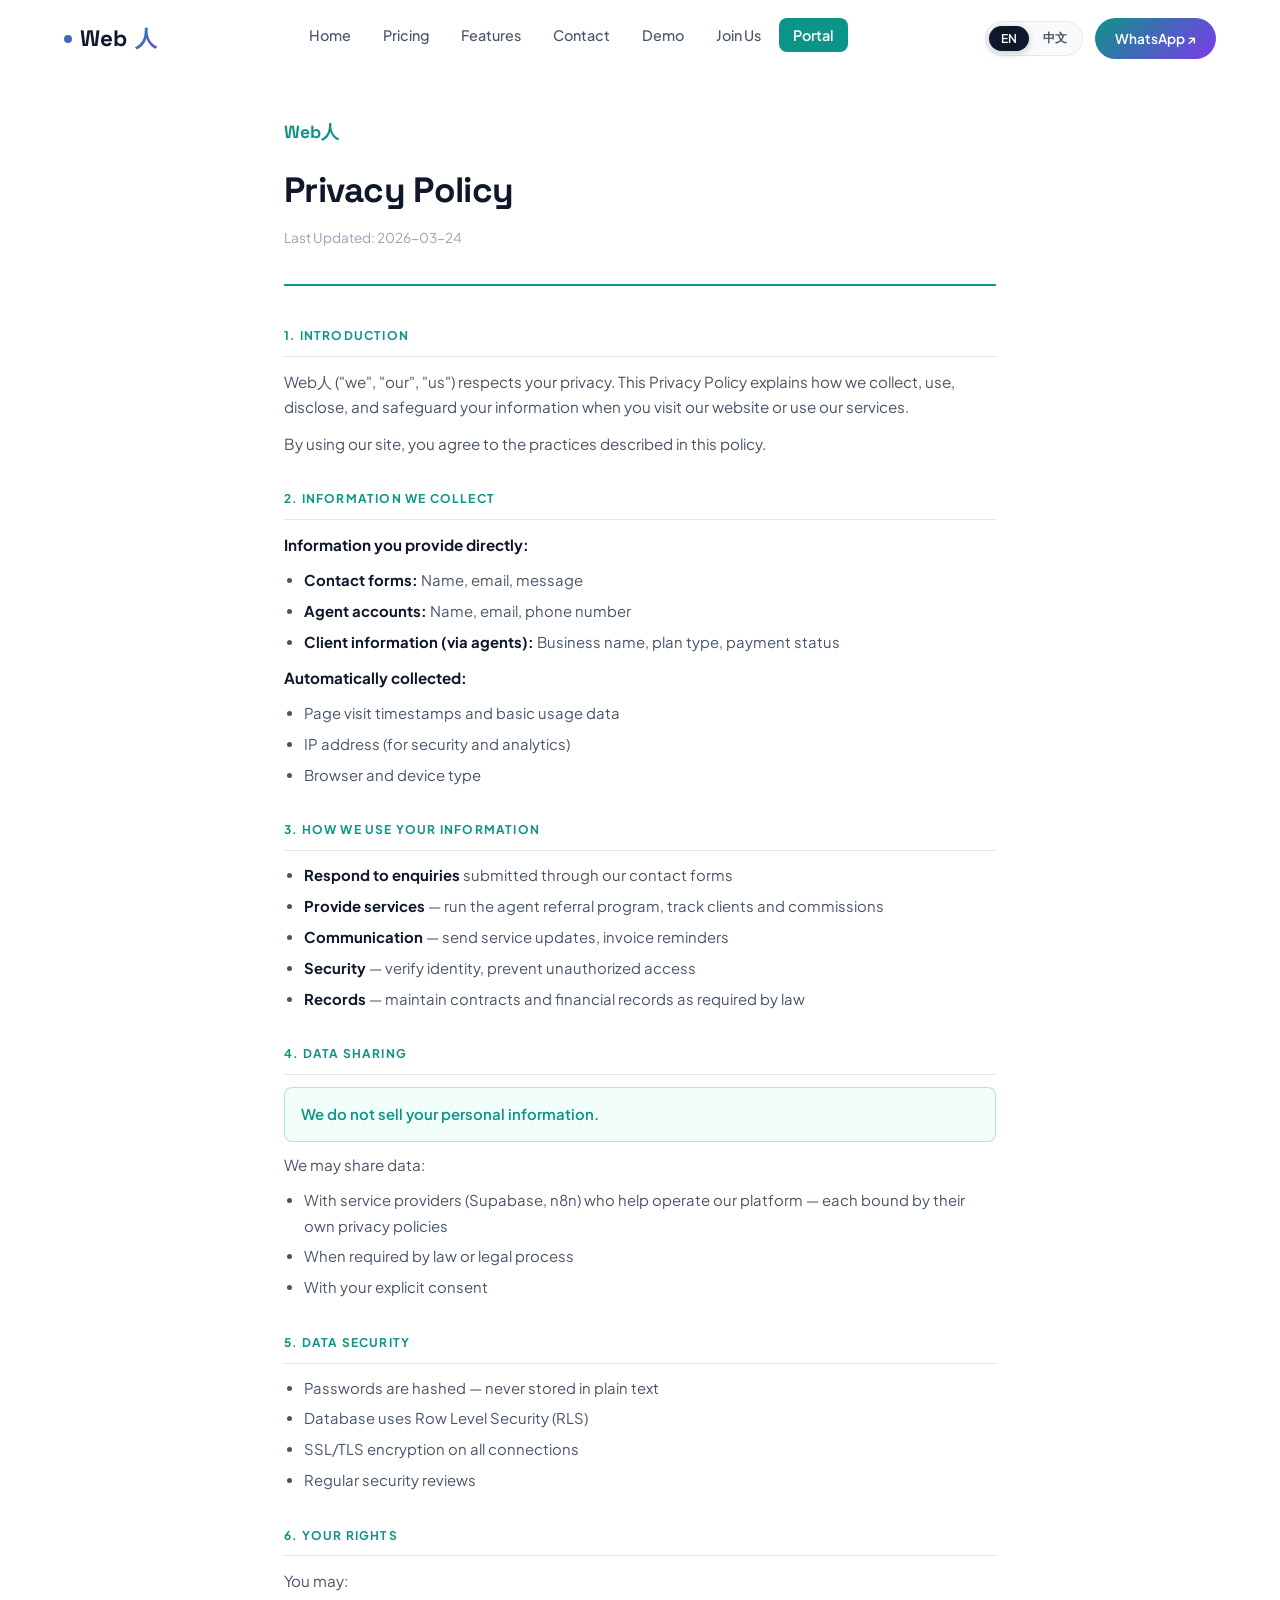
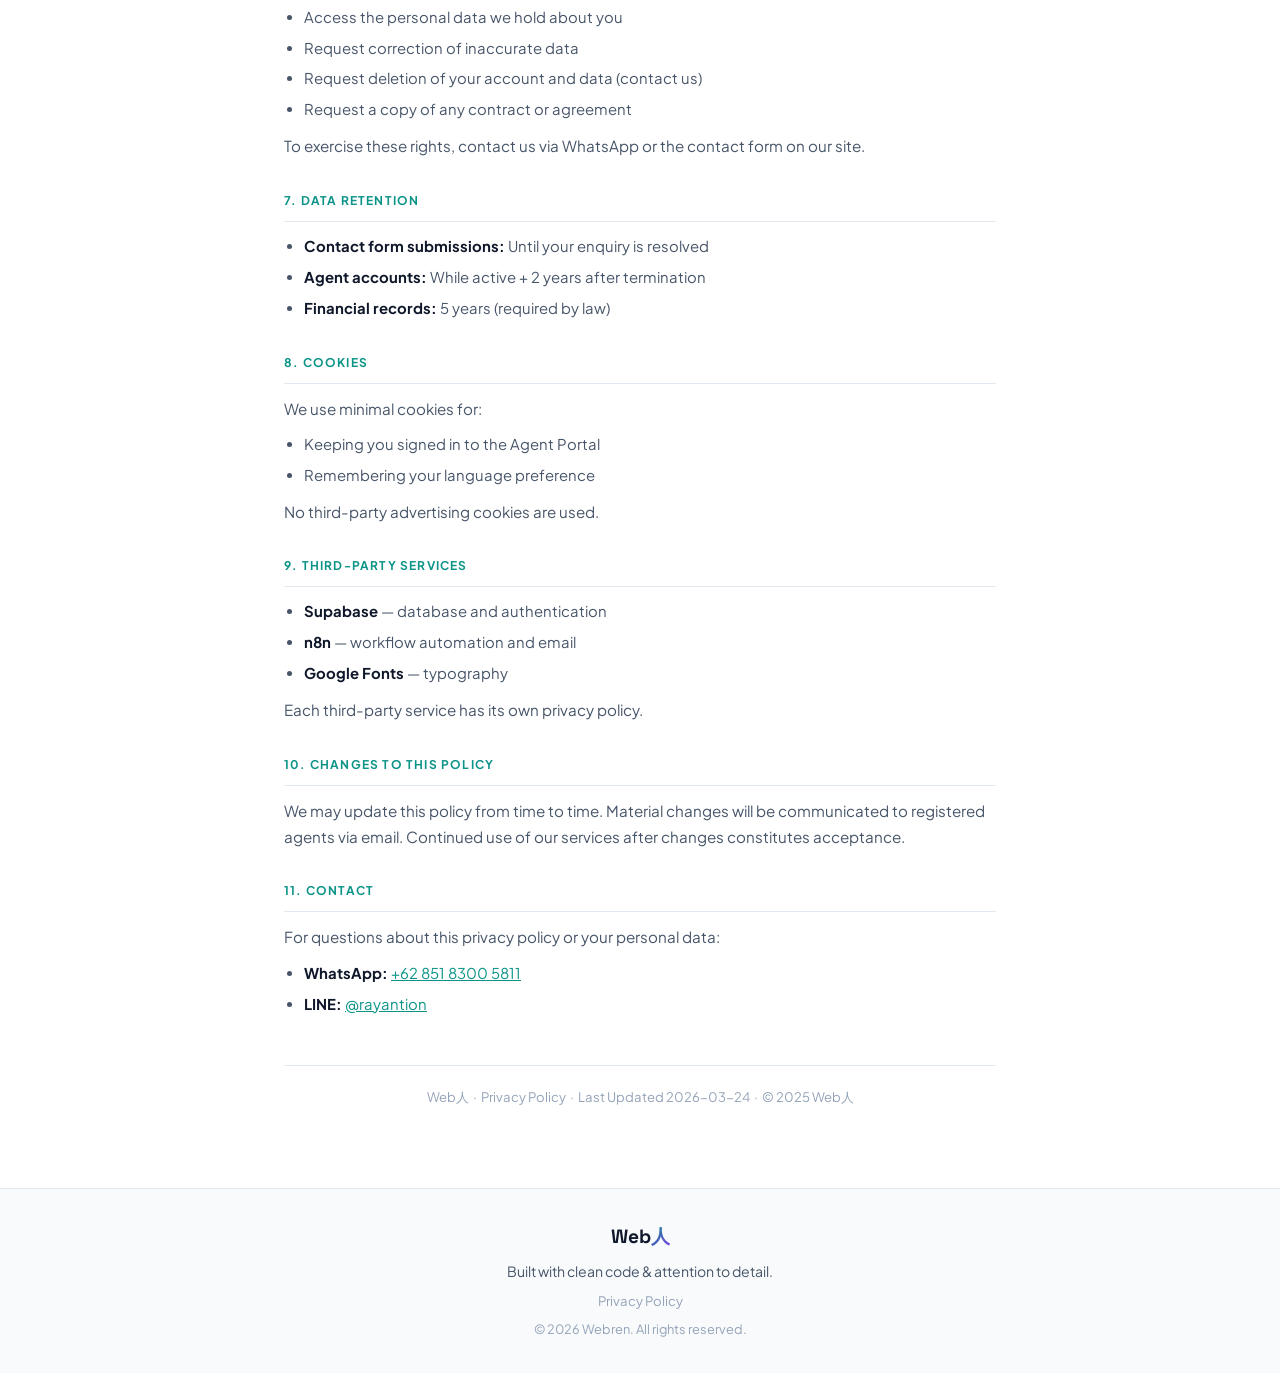
<file: privacy/index.html>
<!DOCTYPE html>
<html lang="en">
<head>
  <meta charset="UTF-8">
  <meta name="viewport" content="width=device-width, initial-scale=1.0">
  <title>Privacy Policy — Web人</title>
  <meta name="description" content="Web人 Privacy Policy — how we collect, use, and protect your information.">
  <meta name="author" content="Web人">
  <meta name="robots" content="index, follow">
  <link rel="canonical" href="https://rayantion26.github.io/webren/privacy/">
  <link rel="apple-touch-icon" href="/apple-touch-icon.png">
  <meta name="theme-color" content="#0d9488">

  <meta property="og:type" content="website">
  <meta property="og:url" content="https://rayantion26.github.io/webren/privacy/">
  <meta property="og:title" content="Privacy Policy — Web人">
  <meta property="og:description" content="Web人 Privacy Policy — how we collect, use, and protect your information.">
  <meta property="og:image" content="https://webren.dev/og-image.jpg">
  <meta property="og:site_name" content="Web人">

  <meta name="twitter:card" content="summary_large_image">
  <meta name="twitter:title" content="Privacy Policy — Web人">
  <meta name="twitter:description" content="How Web人 collects, uses, and protects your personal information.">
  <meta name="twitter:image" content="https://webren.dev/og-image.jpg">

  <link rel="icon" type="image/svg+xml" href="../favicon.svg">
  <link rel="preconnect" href="https://fonts.googleapis.com">
  <link rel="preconnect" href="https://fonts.gstatic.com" crossorigin>
  <link href="https://fonts.googleapis.com/css2?family=Space+Grotesk:wght@400;500;600;700&family=Plus+Jakarta+Sans:wght@400;500;600;700&family=Noto+Sans+TC:wght@400;500;700&display=swap" rel="stylesheet">
  <link rel="stylesheet" href="../css/shared-nav.css?v=30">

  <style>
    *, *::before, *::after { box-sizing: border-box; margin: 0; padding: 0; }
    :root {
      --teal: #0D9488; --teal-dark: #0A7B72;
      --bg: #FFFFFF; --bg-soft: #F8FAFC;
      --border: #E2E8F0;
      --text: #0F172A; --text-2: #475569; --text-3: #94A3B8;
      --radius: 12px;
      --transition: 0.3s cubic-bezier(0.4,0,0.2,1);
    }
    html { scroll-behavior: smooth; }
    body {
      font-family: 'Plus Jakarta Sans', sans-serif;
      font-size: 16px; line-height: 1.7;
      color: var(--text); background: var(--bg);
      overflow-x: hidden;
    }
    body.lang-zh { font-family: 'Noto Sans TC', 'Plus Jakarta Sans', sans-serif; }

    /* Page transition */
    #page-transition {
      position: fixed; inset: 0; background: var(--teal);
      transform: scaleY(0); transform-origin: top;
      z-index: 9999; pointer-events: none;
      transition: transform 0.4s ease-in-out;
    }
    #page-transition.active { transform: scaleY(1); pointer-events: all; }

    /* Layout */
    .privacy-wrap {
      max-width: 760px; margin: 0 auto;
      padding: 3rem 1.5rem 5rem;
    }

    /* Header */
    .privacy-header {
      margin-bottom: 2.5rem;
      padding-bottom: 1.5rem;
      border-bottom: 2px solid var(--teal);
    }
    .privacy-logo {
      display: inline-block; font-family: 'Space Grotesk', sans-serif;
      font-size: 1.1rem; font-weight: 700; color: var(--teal);
      margin-bottom: 0.75rem;
    }
    .privacy-title {
      font-family: 'Space Grotesk', sans-serif;
      font-size: clamp(1.6rem, 4vw, 2.2rem); font-weight: 700;
      color: var(--text); margin-bottom: 0.4rem; letter-spacing: -0.02em;
    }
    .privacy-updated { font-size: 0.85rem; color: var(--text-3); }

    /* Sections */
    .privacy-section { margin-bottom: 2rem; }
    .privacy-section-title {
      font-size: 0.75rem; font-weight: 700; letter-spacing: 0.1em;
      text-transform: uppercase; color: var(--teal);
      margin-bottom: 0.75rem; padding-bottom: 0.6rem;
      border-bottom: 1px solid var(--border);
    }
    p { font-size: 0.95rem; color: var(--text-2); margin-bottom: 0.65rem; }
    p strong { color: var(--text); }
    ul { padding-left: 1.25rem; margin-bottom: 0.65rem; }
    ul li { font-size: 0.93rem; color: var(--text-2); margin-bottom: 0.35rem; }
    ul li strong { color: var(--text); }

    .highlight-box {
      background: #F0FDF9; border: 1px solid rgba(13,148,136,0.25);
      border-radius: 8px; padding: 0.85rem 1rem;
      margin-bottom: 0.65rem; font-size: 0.93rem;
      color: var(--teal); font-weight: 600;
    }

    /* Footer text */
    .privacy-footer {
      margin-top: 3rem; padding-top: 1.25rem;
      border-top: 1px solid var(--border);
      text-align: center; font-size: 0.82rem; color: var(--text-3);
    }
  </style>
</head>
<body>

<a href="#main-content" class="skip-link">Skip to content</a>
<div id="page-transition"></div>

<div id="main-content" class="privacy-wrap" tabindex="-1">
  <div class="privacy-header">
    <div class="privacy-logo">Web人</div>
    <h1 class="privacy-title">Privacy Policy</h1>
    <p class="privacy-updated">Last Updated: 2026-03-24</p>
  </div>

  <!-- 1 -->
  <div class="privacy-section">
    <div class="privacy-section-title">1. Introduction</div>
    <p>Web人 ("we", "our", "us") respects your privacy. This Privacy Policy explains how we collect, use, disclose, and safeguard your information when you visit our website or use our services.</p>
    <p>By using our site, you agree to the practices described in this policy.</p>
  </div>

  <!-- 2 -->
  <div class="privacy-section">
    <div class="privacy-section-title">2. Information We Collect</div>
    <p><strong>Information you provide directly:</strong></p>
    <ul>
      <li><strong>Contact forms:</strong> Name, email, message</li>
      <li><strong>Agent accounts:</strong> Name, email, phone number</li>
      <li><strong>Client information (via agents):</strong> Business name, plan type, payment status</li>
    </ul>
    <p><strong>Automatically collected:</strong></p>
    <ul>
      <li>Page visit timestamps and basic usage data</li>
      <li>IP address (for security and analytics)</li>
      <li>Browser and device type</li>
    </ul>
  </div>

  <!-- 3 -->
  <div class="privacy-section">
    <div class="privacy-section-title">3. How We Use Your Information</div>
    <ul>
      <li><strong>Respond to enquiries</strong> submitted through our contact forms</li>
      <li><strong>Provide services</strong> — run the agent referral program, track clients and commissions</li>
      <li><strong>Communication</strong> — send service updates, invoice reminders</li>
      <li><strong>Security</strong> — verify identity, prevent unauthorized access</li>
      <li><strong>Records</strong> — maintain contracts and financial records as required by law</li>
    </ul>
  </div>

  <!-- 4 -->
  <div class="privacy-section">
    <div class="privacy-section-title">4. Data Sharing</div>
    <div class="highlight-box">We do not sell your personal information.</div>
    <p>We may share data:</p>
    <ul>
      <li>With service providers (Supabase, n8n) who help operate our platform — each bound by their own privacy policies</li>
      <li>When required by law or legal process</li>
      <li>With your explicit consent</li>
    </ul>
  </div>

  <!-- 5 -->
  <div class="privacy-section">
    <div class="privacy-section-title">5. Data Security</div>
    <ul>
      <li>Passwords are hashed — never stored in plain text</li>
      <li>Database uses Row Level Security (RLS)</li>
      <li>SSL/TLS encryption on all connections</li>
      <li>Regular security reviews</li>
    </ul>
  </div>

  <!-- 6 -->
  <div class="privacy-section">
    <div class="privacy-section-title">6. Your Rights</div>
    <p>You may:</p>
    <ul>
      <li>Access the personal data we hold about you</li>
      <li>Request correction of inaccurate data</li>
      <li>Request deletion of your account and data (contact us)</li>
      <li>Request a copy of any contract or agreement</li>
    </ul>
    <p>To exercise these rights, contact us via WhatsApp or the contact form on our site.</p>
  </div>

  <!-- 7 -->
  <div class="privacy-section">
    <div class="privacy-section-title">7. Data Retention</div>
    <ul>
      <li><strong>Contact form submissions:</strong> Until your enquiry is resolved</li>
      <li><strong>Agent accounts:</strong> While active + 2 years after termination</li>
      <li><strong>Financial records:</strong> 5 years (required by law)</li>
    </ul>
  </div>

  <!-- 8 -->
  <div class="privacy-section">
    <div class="privacy-section-title">8. Cookies</div>
    <p>We use minimal cookies for:</p>
    <ul>
      <li>Keeping you signed in to the Agent Portal</li>
      <li>Remembering your language preference</li>
    </ul>
    <p>No third-party advertising cookies are used.</p>
  </div>

  <!-- 9 -->
  <div class="privacy-section">
    <div class="privacy-section-title">9. Third-Party Services</div>
    <ul>
      <li><strong>Supabase</strong> — database and authentication</li>
      <li><strong>n8n</strong> — workflow automation and email</li>
      <li><strong>Google Fonts</strong> — typography</li>
    </ul>
    <p>Each third-party service has its own privacy policy.</p>
  </div>

  <!-- 10 -->
  <div class="privacy-section">
    <div class="privacy-section-title">10. Changes to This Policy</div>
    <p>We may update this policy from time to time. Material changes will be communicated to registered agents via email. Continued use of our services after changes constitutes acceptance.</p>
  </div>

  <!-- 11 -->
  <div class="privacy-section">
    <div class="privacy-section-title">11. Contact</div>
    <p>For questions about this privacy policy or your personal data:</p>
    <ul>
      <li><strong>WhatsApp:</strong> <a href="https://wa.me/6285183005811" target="_blank" rel="noopener noreferrer" style="color:var(--teal);">+62 851 8300 5811</a></li>
      <li><strong>LINE:</strong> <a href="https://line.me/ti/p/~rayantion" target="_blank" rel="noopener noreferrer" style="color:var(--teal);">@rayantion</a></li>
    </ul>
  </div>

  <div class="privacy-footer">
    Web人 &nbsp;·&nbsp; Privacy Policy &nbsp;·&nbsp; Last Updated 2026-03-24 &nbsp;·&nbsp; &copy; 2025 Web人
  </div>
</div>

<script src="../js/shared-nav.js?v=30" defer></script>
<script>
  // Page transition on link navigation
  document.addEventListener('click', function (e) {
    var a = e.target.closest('a[href]');
    if (!a) return;
    var href = a.getAttribute('href');
    if (!href || href.startsWith('#') || href.startsWith('http') || href.startsWith('mailto') || a.target === '_blank') return;
    e.preventDefault();
    var overlay = document.getElementById('page-transition');
    overlay.classList.add('active');
    setTimeout(function () { window.location = a.href; }, 400);
  });

  // Language switch
  document.addEventListener('nav:lang', function (e) {
    var lang = e.detail;
    document.documentElement.lang = lang === 'zh-TW' ? 'zh-TW' : 'en';
    document.body.classList.toggle('lang-zh', lang === 'zh-TW');
  });
  var _sl = localStorage.getItem('webren_lang') || 'en';
  document.documentElement.lang = _sl === 'zh-TW' ? 'zh-TW' : 'en';
  document.body.classList.toggle('lang-zh', _sl === 'zh-TW');
</script>
</body>
</html>
</file>
<file: css/shared-nav.css>
/* ── Shared Nav + Footer (matches main webren site) ────────────────── */

/* ── Custom Scrollbar ─────────────────────────────────────────────── */
::-webkit-scrollbar { width: 5px; height: 5px; }
::-webkit-scrollbar-track { background: transparent; }
::-webkit-scrollbar-thumb { background: rgba(13,148,136,0.35); border-radius: 10px; }
::-webkit-scrollbar-thumb:hover { background: rgba(13,148,136,0.65); }
* { scrollbar-width: thin; scrollbar-color: rgba(13,148,136,0.35) transparent; }

/* ── Skip to main content (keyboard / screen reader) ── */
.skip-link {
  position: absolute;
  top: -100%;
  left: 0;
  padding: 8px 16px;
  background: #0D9488;
  color: #fff;
  font-weight: 600;
  font-size: 0.875rem;
  border-radius: 0 0 8px 0;
  z-index: 9999;
  text-decoration: none;
  transition: top 0.2s;
}
.skip-link:focus { top: 0; }

:root {
  --nav-teal:    #0D9488;
  --nav-violet:  #7C3AED;
  --nav-text:    #0F172A;
  --nav-text-2:  #475569;
  --nav-bg-soft: #F8FAFC;
  --nav-border:  #E2E8F0;
  --nav-shadow:  0 16px 64px rgba(0,0,0,0.12);
  --nav-transition: 0.35s cubic-bezier(0.4,0,0.2,1);
}

/* ── Navbar ── */
#shared-nav {
  position: fixed;
  top: 0; left: 0; right: 0;
  z-index: 900;
  padding: 18px 0;
  transition: background var(--nav-transition), box-shadow var(--nav-transition),
              transform var(--nav-transition), padding var(--nav-transition);
}
#shared-nav.scrolled {
  background: rgba(255,255,255,0.95);
  backdrop-filter: blur(16px);
  -webkit-backdrop-filter: blur(16px);
  box-shadow: 0 1px 0 var(--nav-border);
  padding: 12px 0;
}
#shared-nav .nav-inner {
  display: flex; align-items: center; justify-content: space-between;
  max-width: 1200px; margin: 0 auto; padding: 0 1.5rem;
}
#shared-nav .nav-logo {
  font-family: 'Space Grotesk', sans-serif;
  font-size: 1.4rem; font-weight: 700;
  text-decoration: none; color: var(--nav-text);
  display: flex; align-items: center; gap: 8px;
}
#shared-nav .nav-logo span {
  background: linear-gradient(135deg, var(--nav-teal), var(--nav-violet));
  -webkit-background-clip: text; -webkit-text-fill-color: transparent;
  background-clip: text;
}
#shared-nav .logo-dot {
  width: 8px; height: 8px; border-radius: 50%;
  background: linear-gradient(135deg, var(--nav-teal), var(--nav-violet));
  flex-shrink: 0;
}
#shared-nav .nav-links {
  display: flex; align-items: center; gap: 4px; list-style: none;
  padding: 0; margin: 0;
}
#shared-nav .nav-links a {
  padding: 8px 14px; border-radius: 8px;
  text-decoration: none; color: var(--nav-text-2);
  font-family: 'Plus Jakarta Sans', sans-serif;
  font-size: 0.9rem; font-weight: 500;
  transition: color var(--nav-transition), background var(--nav-transition);
}
#shared-nav .nav-links a:hover, #shared-nav .nav-links a.active {
  color: var(--nav-text); background: var(--nav-bg-soft);
}
#shared-nav .nav-links a.nav-portal-link {
  background: var(--nav-teal, #0D9488); color: #fff;
  border-radius: 8px; font-weight: 600;
}
#shared-nav .nav-links a.nav-portal-link:hover {
  opacity: 0.88; background: var(--nav-teal, #0D9488); color: #fff;
}
#shared-nav .nav-right {
  display: flex; align-items: center; gap: 12px;
}
#shared-nav .lang-toggle {
  display: flex; align-items: center;
  background: var(--nav-bg-soft); border: 1px solid var(--nav-border);
  border-radius: 100px; padding: 3px; gap: 2px;
}
#shared-nav .lang-btn {
  padding: 5px 12px; border: none; border-radius: 100px;
  background: transparent; font-size: 12px; font-weight: 600;
  color: var(--nav-text-2); cursor: pointer;
  transition: all 0.25s ease; white-space: nowrap;
  font-family: 'Plus Jakarta Sans', sans-serif;
}
#shared-nav .lang-btn.active {
  background: var(--nav-text); color: #fff;
  box-shadow: 0 2px 8px rgba(0,0,0,0.2);
}
#shared-nav .btn-cta-sm {
  padding: 9px 20px;
  background: linear-gradient(135deg, var(--nav-teal), var(--nav-violet));
  color: #fff; border: none; border-radius: 100px;
  font-family: 'Plus Jakarta Sans', sans-serif;
  font-size: 0.85rem; font-weight: 600;
  cursor: pointer; text-decoration: none;
  transition: opacity var(--nav-transition), transform var(--nav-transition);
}
#shared-nav .btn-cta-sm:hover { opacity: 0.9; transform: translateY(-1px); }
#shared-nav #shared-menu-toggle {
  display: none; flex-direction: column; gap: 5px;
  background: none; border: none; cursor: pointer; padding: 8px;
  touch-action: manipulation; -webkit-tap-highlight-color: transparent;
}
#shared-nav #shared-menu-toggle span {
  display: block; width: 22px; height: 2px;
  background: var(--nav-text); border-radius: 2px; transition: all 0.3s ease;
}

/* Spacer so fixed nav doesn't overlap content */
#nav-spacer { height: 70px; }

/* ── Mobile Menu ── */
#shared-mobile-menu {
  display: none;
  position: fixed;
  top: 0; right: -100%;
  width: min(320px, 82vw); height: 100vh;
  background: #fff;
  box-shadow: var(--nav-shadow);
  z-index: 950;
  transition: right 0.35s cubic-bezier(0.4,0,0.2,1);
  padding: 80px 24px 32px;
  flex-direction: column; gap: 4px;
  font-family: 'Plus Jakarta Sans', sans-serif;
}
#shared-mobile-menu.open { right: 0; }
#shared-mobile-menu a {
  display: block; padding: 14px 16px;
  text-decoration: none; color: var(--nav-text);
  font-weight: 500; border-radius: 10px;
  transition: background var(--nav-transition);
}
#shared-mobile-menu a:hover { background: var(--nav-bg-soft); }
#shared-mobile-menu a.active { color: var(--nav-teal); background: var(--nav-bg-soft); }
.mobile-menu-lang {
  display: flex; gap: 8px; margin-top: 12px; padding-top: 16px;
  border-top: 1px solid var(--nav-border);
}
.mobile-menu-lang .lang-btn {
  flex: 1; padding: 10px; text-align: center; border-radius: 8px;
  border: 1px solid var(--nav-border); background: transparent;
  font-weight: 600; font-size: 0.85rem; cursor: pointer;
  color: var(--nav-text-2); transition: all 0.2s;
  font-family: 'Plus Jakarta Sans', sans-serif;
}
.mobile-menu-lang .lang-btn.active {
  background: var(--nav-text); color: #fff; border-color: var(--nav-text);
}

#shared-menu-overlay {
  display: none; position: fixed; inset: 0;
  background: rgba(0,0,0,0.4); z-index: 940;
  transition: opacity 0.3s ease;
}
#shared-menu-overlay.open { display: block; }

/* Hide/show on scroll */
#shared-nav.hidden-nav { transform: translateY(-100%); }
#shared-nav.visible-nav { transform: translateY(0); }

/* ── Shared Footer ── */
#shared-footer {
  background: #F8FAFC; border-top: 1px solid var(--nav-border);
  padding: 2rem 0; text-align: center;
  font-family: 'Plus Jakarta Sans', sans-serif;
}
#shared-footer .footer-inner {
  display: flex; flex-direction: column; align-items: center; gap: 0.4rem;
  max-width: 1200px; margin: 0 auto; padding: 0 1.5rem;
}
#shared-footer .footer-logo {
  font-family: 'Space Grotesk', sans-serif;
  font-size: 1.2rem; font-weight: 700;
  color: var(--nav-text); text-decoration: none;
}
#shared-footer .footer-logo span {
  background: linear-gradient(135deg, var(--nav-teal), var(--nav-violet));
  -webkit-background-clip: text; -webkit-text-fill-color: transparent;
  background-clip: text;
}
#shared-footer .footer-tagline { color: var(--nav-text-2); font-size: 0.88rem; }
#shared-footer .footer-links { display: flex; gap: 1rem; }
#shared-footer .footer-links a { color: #94A3B8; font-size: 0.82rem; text-decoration: none; transition: color 0.2s; }
#shared-footer .footer-links a:hover { color: var(--nav-teal); }
#shared-footer .footer-copy { color: #94A3B8; font-size: 0.8rem; }

/* ── Page Transition Overlay (navigation) ── */
#page-transition {
  position: fixed; inset: 0;
  background: #0D9488;
  transform: scaleY(0); transform-origin: top;
  z-index: 9999; pointer-events: none;
  transition: transform 0.35s ease-in-out;
}
#page-transition.active { transform: scaleY(1); pointer-events: all; }

/* ── Language Switch Overlay ── */
#lang-overlay {
  position: fixed; inset: 0;
  background: #0D9488;
  transform: scaleY(0); transform-origin: top;
  z-index: 9999; pointer-events: none;
  transition: transform 0.35s ease-in-out;
}
#lang-overlay.active { transform: scaleY(1); pointer-events: all; }

/* ── Remove tap highlight on mobile ── */
#shared-nav .nav-links a,
#shared-nav .lang-btn,
#shared-nav .btn-cta-sm,
#shared-nav #shared-menu-toggle,
#shared-mobile-menu a,
.mobile-menu-lang .lang-btn {
  -webkit-tap-highlight-color: transparent;
}

/* ── Responsive ── */
@media (max-width: 768px) {
  #shared-nav .nav-links { display: none; }
  #shared-nav #shared-menu-toggle { display: flex; }
  #shared-nav .btn-cta-sm { display: none; }
  #shared-mobile-menu { display: flex; }
}
</file>
